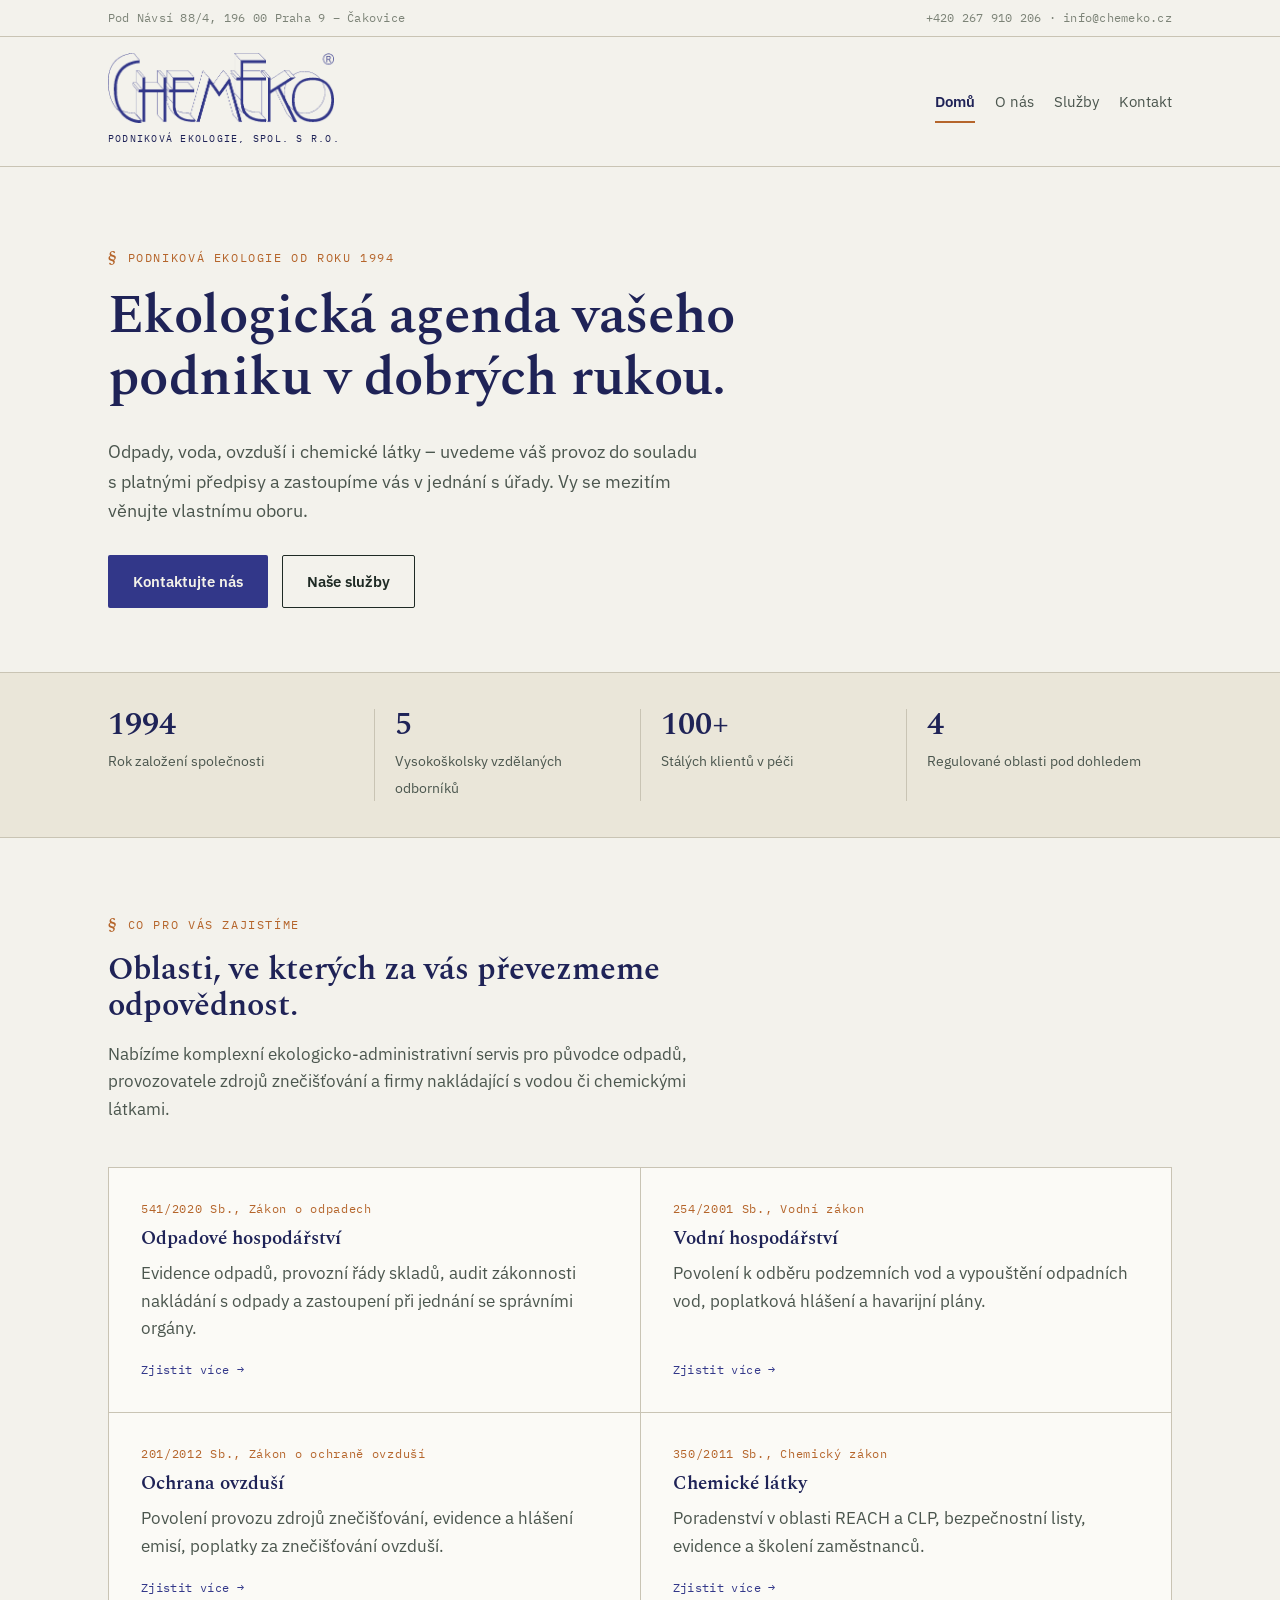
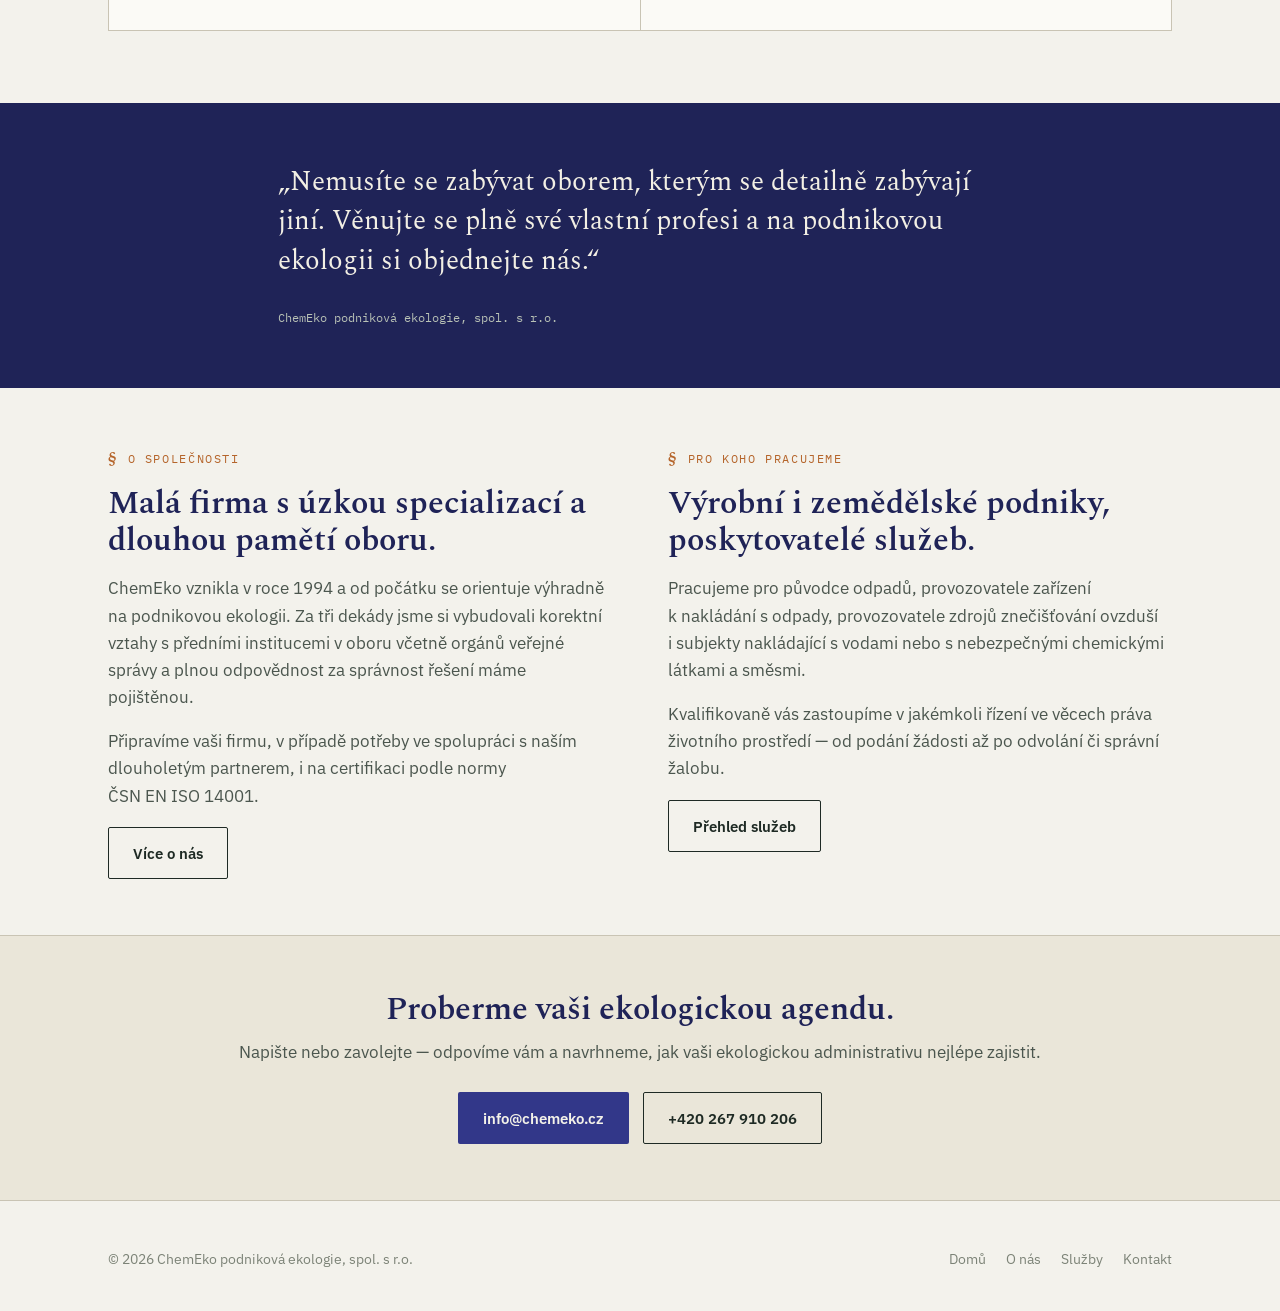
<file: index.html>
<!DOCTYPE html>
<html lang="cs">
<head>
<meta charset="UTF-8">
<meta name="viewport" content="width=device-width, initial-scale=1.0">
<title>ChemEko — podniková ekologie, spol. s r.o.</title>
<meta name="description" content="ChemEko podniková ekologie zajišťuje soulad podniků s předpisy v oblasti odpadového hospodářství, vodního hospodářství, ochrany ovzduší a nakládání s chemickými látkami. Praha, od roku 1994.">
<link rel="preconnect" href="https://fonts.googleapis.com">
<link rel="preconnect" href="https://fonts.gstatic.com" crossorigin>
<link href="https://fonts.googleapis.com/css2?family=Spectral:ital,wght@0,400;0,500;0,600;1,500&family=IBM+Plex+Sans:wght@400;500;600&family=IBM+Plex+Mono:wght@400;500&display=swap" rel="stylesheet">
<link rel="stylesheet" href="style.css">
</head>
<body>

<div class="topbar">
  <div class="wrap">
    <span>Pod Návsí 88/4, 196&nbsp;00 Praha 9 – Čakovice</span>
    <span><a href="tel:+420267910206">+420 267 910 206</a> · <a href="mailto:info@chemeko.cz">info@chemeko.cz</a></span>
  </div>
</div>

<header class="site">
  <div class="wrap">
    <a href="index.html" class="logo">
	  <img src="logo-mark.png" alt="ChemEko podniková ekologie, spol. s r.o.">
      <span class="tag">podniková ekologie, spol. s r.o.</span>
    </a>
	<input type="checkbox" id="nav-toggle" class="nav-toggle">  
    <label for="nav-toggle" class="nav-toggle-label" aria-label="Otevřít menu"><span></span><span></span><span></span></label>
    <nav class="main">
      <a href="index.html" class="active">Domů</a>
      <a href="o-nas.html">O nás</a>
      <a href="sluzby.html">Služby</a>
      <a href="kontakt.html">Kontakt</a>
    </nav>
  </div>
</header>

<section class="hero">
  <div class="wrap">
    <div class="hero-copy">
      <div class="eyebrow">Podniková ekologie od roku 1994</div>
      <h1>Ekologická agenda vašeho podniku v dobrých rukou.</h1>
      <p class="lede">Odpady, voda, ovzduší i chemické látky – uvedeme váš provoz do souladu s&nbsp;platnými předpisy a zastoupíme vás v jednání s úřady. Vy se mezitím věnujte vlastnímu oboru.</p>
      <div class="actions">
        <a href="kontakt.html" class="btn btn-primary">Kontaktujte nás</a>
        <a href="sluzby.html" class="btn btn-ghost">Naše služby</a>
      </div>
    </div>
  </div>
</section>

<div class="stats">
  <div class="wrap">
    <div class="stat">
      <span class="num">1994</span>
      <span class="label">Rok založení společnosti</span>
    </div>
    <div class="stat">
      <span class="num">5</span>
      <span class="label">Vysokoškolsky vzdělaných odborníků</span>
    </div>
    <div class="stat">
      <span class="num">100+</span>
      <span class="label">Stálých klientů v péči</span>
    </div>
    <div class="stat">
      <span class="num">4</span>
      <span class="label">Regulované oblasti pod dohledem</span>
    </div>
  </div>
</div>

<section>
  <div class="wrap">
    <div class="section-head">
      <div class="eyebrow">Co pro vás zajistíme</div>
      <h2>Oblasti, ve kterých za vás převezmeme odpovědnost.</h2>
      <p>Nabízíme komplexní ekologicko-administrativní servis pro původce odpadů, provozovatele zdrojů znečišťování a firmy nakládající s vodou či chemickými látkami.</p>
    </div>

    <div class="grid-4">
      <div class="service-card">
        <div class="ref">541/2020 Sb., Zákon o odpadech</div>
        <h3>Odpadové hospodářství</h3>
        <p>Evidence odpadů, provozní řády skladů, audit zákonnosti nakládání s odpady a zastoupení při jednání se správními orgány.</p>
        <a href="sluzby.html#odpady" class="more">Zjistit více →</a>
      </div>
      <div class="service-card">
        <div class="ref">254/2001 Sb., Vodní zákon</div>
        <h3>Vodní hospodářství</h3>
        <p>Povolení k odběru podzemních vod a vypouštění odpadních vod, poplatková hlášení a havarijní plány.</p>
        <a href="sluzby.html#voda" class="more">Zjistit více →</a>
      </div>
      <div class="service-card">
        <div class="ref">201/2012 Sb., Zákon o ochraně ovzduší</div>
        <h3>Ochrana ovzduší</h3>
        <p>Povolení provozu zdrojů znečišťování, evidence a hlášení emisí, poplatky za znečišťování ovzduší.</p>
        <a href="sluzby.html#ovzdusi" class="more">Zjistit více →</a>
      </div>
      <div class="service-card">
        <div class="ref">350/2011 Sb., Chemický zákon</div>
        <h3>Chemické látky</h3>
        <p>Poradenství v oblasti REACH a CLP, bezpečnostní listy, evidence a školení zaměstnanců.</p>
        <a href="sluzby.html#chemie" class="more">Zjistit více →</a>
      </div>
    </div>
  </div>
</section>

<div class="principle">
  <div class="wrap">
    <p>„Nemusíte se zabývat oborem, kterým se detailně zabývají jiní. Věnujte se plně své vlastní profesi a na podnikovou ekologii si objednejte nás.“</p>
    <div class="attrib">ChemEko podniková ekologie, spol. s r.o.</div>
  </div>
</div>

<section class="tight">
  <div class="wrap two-col">
    <div>
      <div class="eyebrow">O společnosti</div>
      <h2>Malá firma s úzkou specializací a dlouhou pamětí oboru.</h2>
      <p>ChemEko vznikla v roce 1994 a od počátku se orientuje výhradně na podnikovou ekologii. Za tři dekády jsme si vybudovali korektní vztahy s předními institucemi v oboru včetně orgánů veřejné správy a plnou odpovědnost za správnost řešení máme pojištěnou.</p>
      <p>Připravíme vaši firmu, v případě potřeby ve spolupráci s naším dlouholetým partnerem, i na certifikaci podle normy ČSN&nbsp;EN&nbsp;ISO&nbsp;14001.</p>
      <a href="o-nas.html" class="btn btn-ghost">Více o nás</a>
    </div>
    <div>
      <div class="eyebrow">Pro koho pracujeme</div>
      <h2>Výrobní i zemědělské podniky, poskytovatelé služeb.</h2>
      <p>Pracujeme pro původce odpadů, provozovatele zařízení k&nbsp;nakládání s odpady, provozovatele zdrojů znečišťování ovzduší i&nbsp;subjekty nakládající s vodami nebo s nebezpečnými chemickými látkami a směsmi.</p>
      <p>Kvalifikovaně vás zastoupíme v jakémkoli řízení ve věcech práva životního prostředí — od podání žádosti až po odvolání či správní žalobu.</p>
      <a href="sluzby.html" class="btn btn-ghost">Přehled služeb</a>
    </div>
  </div>
</section>

<div class="cta-band">
  <div class="wrap">
    <h2>Proberme vaši ekologickou agendu.</h2>
    <p>Napište nebo zavolejte — odpovíme vám a navrhneme, jak vaši ekologickou administrativu nejlépe zajistit.</p>
    <div class="actions">
      <a href="mailto:info@chemeko.cz" class="btn btn-primary">info@chemeko.cz</a>
      <a href="tel:+420267910206" class="btn btn-ghost">+420 267 910 206</a>
    </div>
  </div>
</div>

<footer class="site">
  <div class="wrap">
    <span>© <span id="year"></span> ChemEko podniková ekologie, spol. s r.o.</span>
    <nav>
      <a href="index.html">Domů</a>
      <a href="o-nas.html">O nás</a>
      <a href="sluzby.html">Služby</a>
      <a href="kontakt.html">Kontakt</a>
    </nav>
  </div>
</footer>

<script>document.getElementById('year').textContent = new Date().getFullYear();</script>
</body>
</html>
</file>
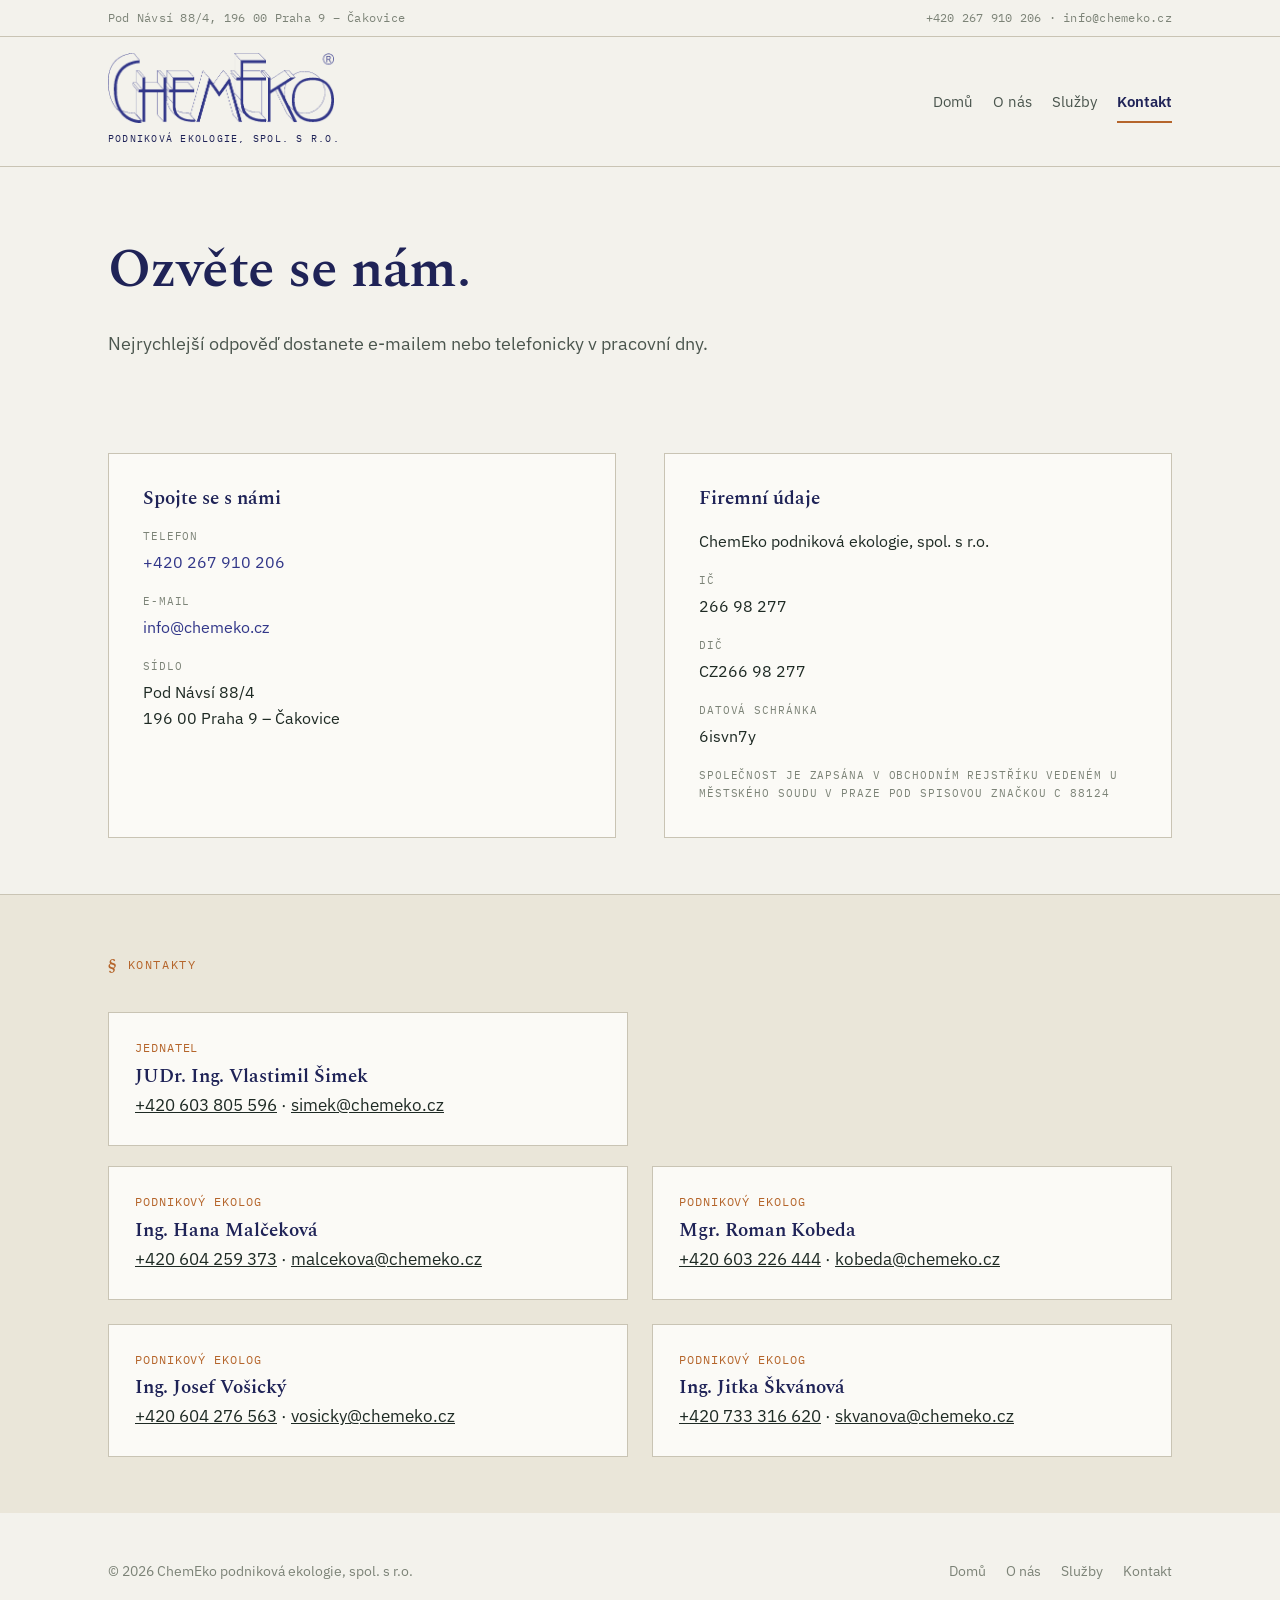
<file: kontakt.html>
<!DOCTYPE html>
<html lang="cs">
<head>
<meta charset="UTF-8">
<meta name="viewport" content="width=device-width, initial-scale=1.0">
<title>Kontakt — ChemEko podniková ekologie</title>
<meta name="description" content="Kontaktní a firemní údaje ChemEko podniková ekologie, spol. s r.o. — Praha 9, Čakovice.">
<link rel="preconnect" href="https://fonts.googleapis.com">
<link rel="preconnect" href="https://fonts.gstatic.com" crossorigin>
<link href="https://fonts.googleapis.com/css2?family=Spectral:ital,wght@0,400;0,500;0,600;1,500&family=IBM+Plex+Sans:wght@400;500;600&family=IBM+Plex+Mono:wght@400;500&display=swap" rel="stylesheet">
<link rel="stylesheet" href="style.css">
</head>
<body>

<div class="topbar">
  <div class="wrap">
    <span>Pod Návsí 88/4, 196&nbsp;00 Praha 9 – Čakovice</span>
    <span><a href="tel:+420267910206">+420 267 910 206</a> · <a href="mailto:info@chemeko.cz">info@chemeko.cz</a></span>
  </div>
</div>

<header class="site">
  <div class="wrap">
    <a href="index.html" class="logo">
	  <img src="logo-mark.png" alt="ChemEko podniková ekologie, spol. s r.o.">
      <span class="tag">podniková ekologie, spol. s r.o.</span>
    </a>
	<input type="checkbox" id="nav-toggle" class="nav-toggle">  
	<label for="nav-toggle" class="nav-toggle-label" aria-label="Otevřít menu"><span></span><span></span><span></span></label> 
    <nav class="main">
      <a href="index.html">Domů</a>
      <a href="o-nas.html">O nás</a>
      <a href="sluzby.html">Služby</a>
      <a href="kontakt.html" class="active">Kontakt</a>
    </nav>
  </div>
</header>

<section style="padding-bottom: 20px;">
  <div class="wrap">
    <h1>Ozvěte se nám.</h1>
    <p class="lede">Nejrychlejší odpověď dostanete e-mailem nebo telefonicky v pracovní dny.</p>
  </div>
</section>

<section class="tight">
  <div class="wrap contact-grid">

    <div class="contact-card">
      <h3 style="margin-bottom: 18px;">Spojte se s námi</h3>
      <dl>
        <dt>Telefon</dt>
        <dd><a href="tel:+420267910206">+420 267 910 206</a></dd>

        <dt>E-mail</dt>
        <dd><a href="mailto:info@chemeko.cz">info@chemeko.cz</a></dd>

        <dt>Sídlo</dt>
        <dd>Pod Návsí 88/4<br>196 00 Praha 9 – Čakovice</dd>
      </dl>
    </div>

    <div class="contact-card">
      <h3 style="margin-bottom: 18px;">Firemní údaje</h3>
      <dl>
        <dd>ChemEko podniková ekologie, spol. s r.o.</dd>

        <dt>IČ</dt>
        <dd>266 98 277</dd>

        <dt>DIČ</dt>
        <dd>CZ266 98 277</dd>
		
		<dt>Datová schránka</dt>
        <dd>6isvn7y</dd>

		<dt>Společnost je zapsána v obchodním rejstříku vedeném u Městského soudu v Praze pod spisovou značkou C 88124</dt>
      </dl>
    </div>

  </div>
</section>

<section class="tight" style="border-top: 1px solid var(--line); background: var(--bg-band);">
  <div class="wrap">
    <div class="eyebrow">Kontakty</div>
    <div class="people" style="margin-top: 20px;">
	  <div class="person" style="background: var(--card);">
        <span class="role">Jednatel</span>
        <h3>JUDr. Ing. Vlastimil Šimek</h3>
		<span><a href="tel:+420603805596">+420 603 805 596</a> · <a href="mailto:simek@chemeko.cz">simek@chemeko.cz</a></span>
	  </div>
	</div>
	
	<div class="people" style="margin-top: 20px;">
	  <div class="person" style="background: var(--card);">
        <span class="role">Podnikový ekolog</span>
        <h3>Ing. Hana Malčeková</h3>
		<span><a href="tel:+420604259373">+420 604 259 373</a> · <a href="mailto:malcekova@chemeko.cz">malcekova@chemeko.cz</a></span>
      </div>
	  <div class="person" style="background: var(--card);">
        <span class="role">Podnikový ekolog</span>
        <h3>Mgr. Roman Kobeda</h3>
		<span><a href="tel:+420603226444">+420 603 226 444</a> · <a href="mailto:kobeda@chemeko.cz">kobeda@chemeko.cz</a></span>
      </div>
	  <div class="person" style="background: var(--card);">
        <span class="role">Podnikový ekolog</span>
        <h3>Ing. Josef Vošický</h3>
		<span><a href="tel:+420604276563">+420 604 276 563</a> · <a href="mailto:vosicky@chemeko.cz">vosicky@chemeko.cz</a></span>
      </div>
	  <div class="person" style="background: var(--card);">
        <span class="role">Podnikový ekolog</span>
        <h3>Ing. Jitka Škvánová</h3>
		<span><a href="tel:+420733316620">+420 733 316 620</a> · <a href="mailto:skvanova@chemeko.cz">skvanova@chemeko.cz</a></span>
      </div>
	</div>
  </div>
</section>

<footer class="site">
  <div class="wrap">
    <span>© <span id="year"></span> ChemEko podniková ekologie, spol. s r.o.</span>
    <nav>
      <a href="index.html">Domů</a>
      <a href="o-nas.html">O nás</a>
      <a href="sluzby.html">Služby</a>
      <a href="kontakt.html">Kontakt</a>
    </nav>
  </div>
</footer>

<script>document.getElementById('year').textContent = new Date().getFullYear();</script>
</body>
</html>
</file>
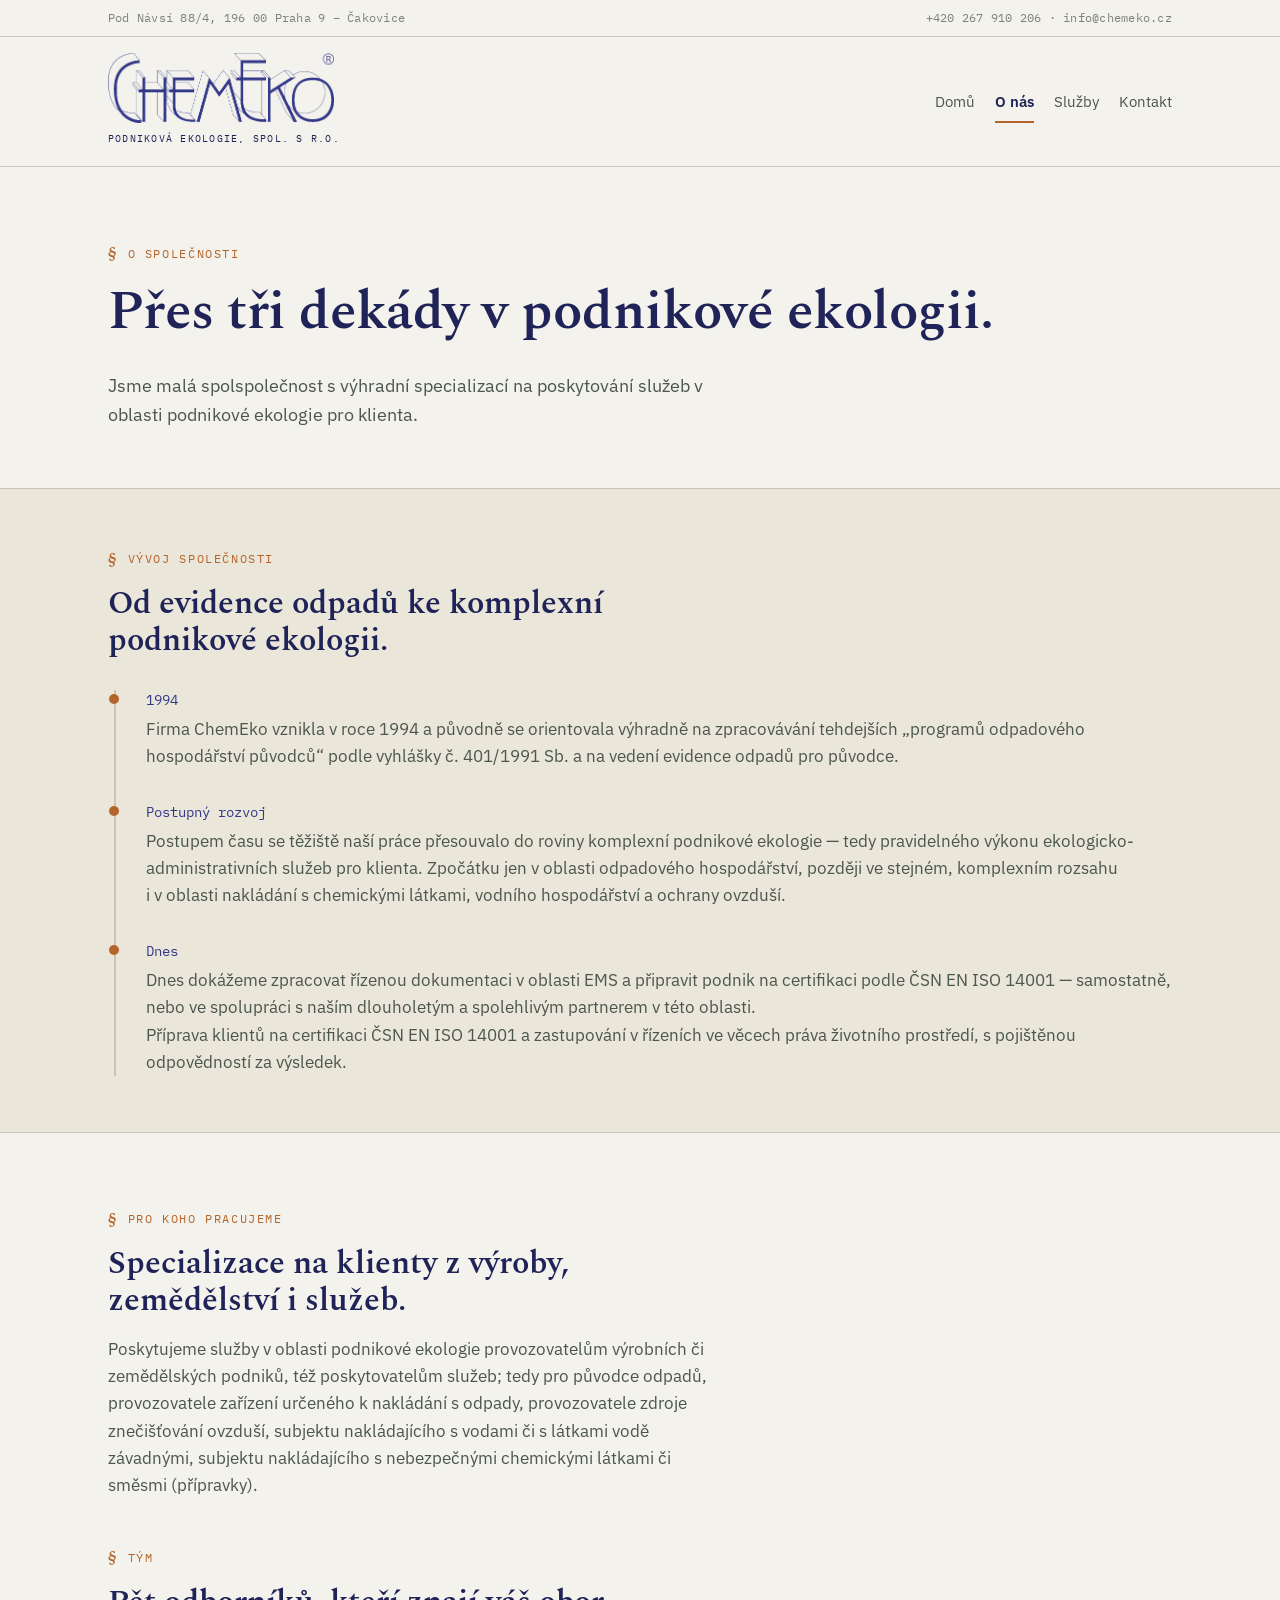
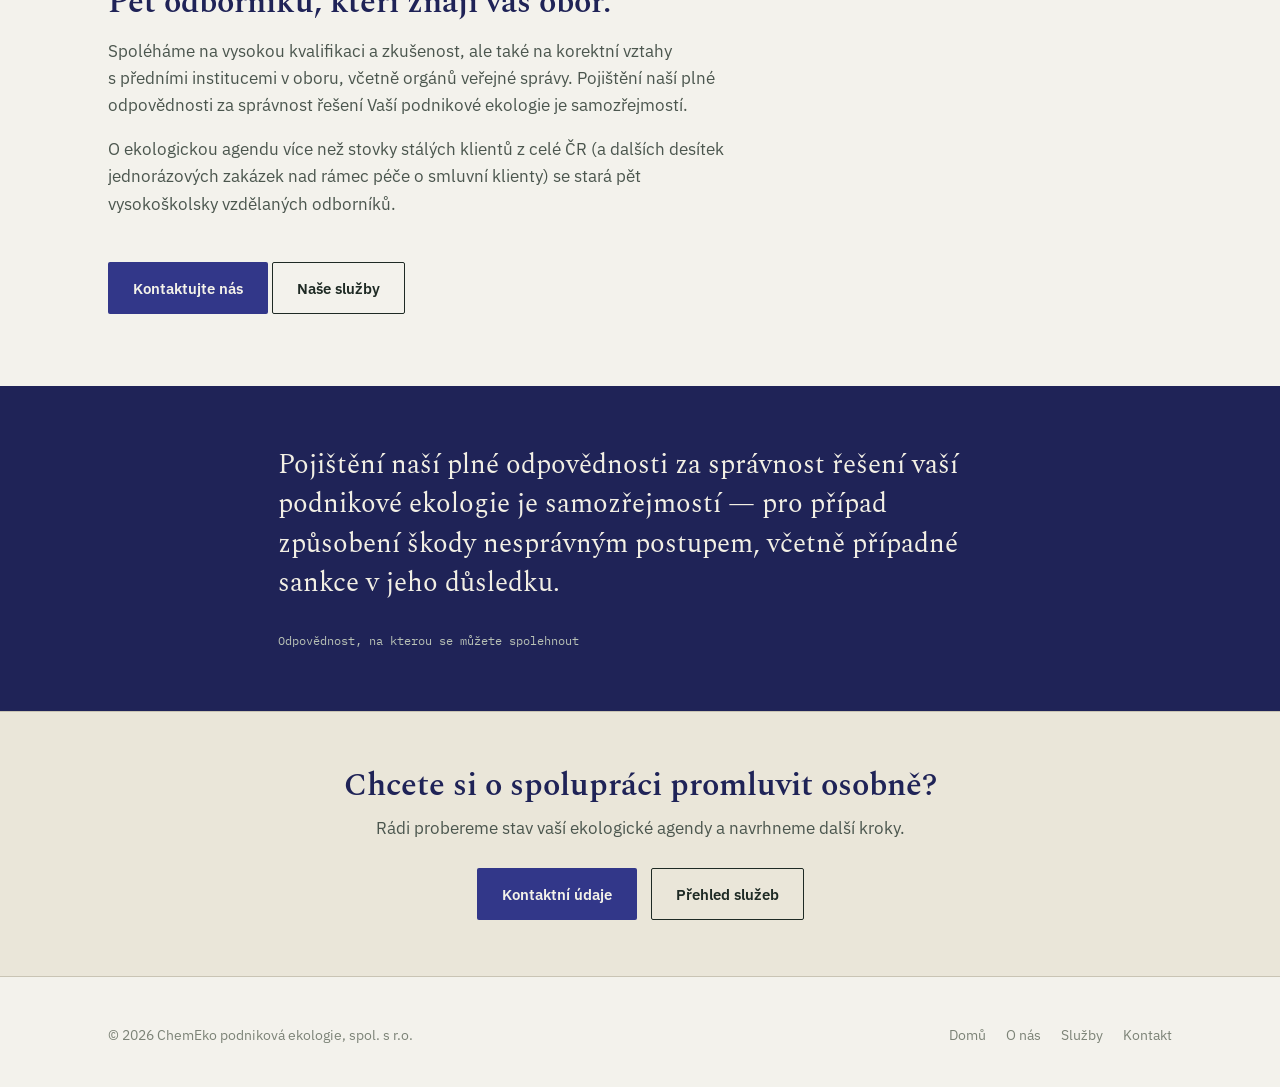
<file: o-nas.html>
<!DOCTYPE html>
<html lang="cs">
<head>
<meta charset="UTF-8">
<meta name="viewport" content="width=device-width, initial-scale=1.0">
<title>O nás — ChemEko podniková ekologie</title>
<meta name="description" content="ChemEko podniková ekologie — historie firmy od roku 1994, tým odborníků a přístup k ekologicko-administrativním službám pro podniky.">
<link rel="preconnect" href="https://fonts.googleapis.com">
<link rel="preconnect" href="https://fonts.gstatic.com" crossorigin>
<link href="https://fonts.googleapis.com/css2?family=Spectral:ital,wght@0,400;0,500;0,600;1,500&family=IBM+Plex+Sans:wght@400;500;600&family=IBM+Plex+Mono:wght@400;500&display=swap" rel="stylesheet">
<link rel="stylesheet" href="style.css">
</head>
<body>

<div class="topbar">
  <div class="wrap">
    <span>Pod Návsí 88/4, 196&nbsp;00 Praha 9 – Čakovice</span>
    <span><a href="tel:+420267910206">+420 267 910 206</a> · <a href="mailto:info@chemeko.cz">info@chemeko.cz</a></span>
  </div>
</div>

<header class="site">
  <div class="wrap">
    <a href="index.html" class="logo">
	  <img src="logo-mark.png" alt="ChemEko podniková ekologie, spol. s r.o.">
      <span class="tag">podniková ekologie, spol. s r.o.</span>
    </a>
	<input type="checkbox" id="nav-toggle" class="nav-toggle">  
	<label for="nav-toggle" class="nav-toggle-label" aria-label="Otevřít menu"><span></span><span></span><span></span></label>  
   	<nav class="main">
      <a href="index.html">Domů</a>
      <a href="o-nas.html" class="active">O nás</a>
      <a href="sluzby.html">Služby</a>
      <a href="kontakt.html">Kontakt</a>
    </nav>
  </div>
</header>

<section style="padding-bottom: 40px;">
  <div class="wrap">
    <div class="eyebrow">O společnosti</div>
    <h1>Přes tři dekády v podnikové ekologii.</h1>
    <p class="lede">Jsme malá spolspolečnost s výhradní specializací na poskytování služeb v oblasti podnikové ekologie pro klienta.</p>
  </div>
</section>

<section class="tight" style="border-top: 1px solid var(--line); border-bottom: 1px solid var(--line); background: var(--bg-band);">
  <div class="wrap">
    <div class="section-head" style="margin-bottom: 30px;">
      <div class="eyebrow">Vývoj společnosti</div>
      <h2>Od evidence odpadů ke komplexní podnikové ekologii.</h2>
    </div>
    <div class="timeline">
      <div class="point">
        <span class="year">1994</span>
        <p style="margin:0;">Firma ChemEko vznikla v roce 1994 a původně se orientovala výhradně na zpracovávání tehdejších „programů odpadového hospodářství původců“ podle vyhlášky č. 401/1991 Sb. a na vedení evidence odpadů pro původce.</p>
      </div>
      <div class="point">
        <span class="year">Postupný rozvoj</span>
        <p style="margin:0;">Postupem času se těžiště naší práce přesouvalo do roviny komplexní podnikové ekologie — tedy pravidelného výkonu ekologicko-administrativních služeb pro klienta. Zpočátku jen v oblasti odpadového hospodářství, později ve stejném, komplexním rozsahu i&nbsp;v&nbsp;oblasti nakládání s chemickými látkami, vodního hospodářství a ochrany ovzduší.</p>
      </div>
      <div class="point">
        <span class="year">Dnes</span>
		<p style="margin:0;">Dnes dokážeme zpracovat řízenou dokumentaci v oblasti EMS a připravit podnik na certifikaci podle ČSN EN ISO 14001 — samostatně, nebo ve spolupráci s naším dlouholetým a spolehlivým partnerem v této oblasti.</p>
        <p style="margin:0;">Příprava klientů na certifikaci ČSN EN ISO 14001 a zastupování v řízeních ve věcech práva životního prostředí, s pojištěnou odpovědností za výsledek.</p>
      </div>
    </div>
  </div>
</section>

<section>
  <div class="wrap">
    <div class="section-head">
      <div class="eyebrow">Pro koho pracujeme</div>
      <h2>Specializace na klienty z výroby, zemědělství i služeb.</h2>
      <p>Poskytujeme služby v oblasti podnikové ekologie provozovatelům výrobních či zemědělských podniků, též poskytovatelům služeb; tedy pro původce odpadů, provozovatele zařízení určeného k nakládání s odpady, provozovatele zdroje znečišťování ovzduší, subjektu nakládajícího s vodami či s látkami vodě závadnými, subjektu nakládajícího s nebezpečnými chemickými látkami či směsmi (přípravky).</p>
    </div>

    <div class="section-head">
      <div class="eyebrow">Tým</div>
      <h2>Pět odborníků, kteří znají váš obor.</h2>
      <p>Spoléháme na vysokou kvalifikaci a zkušenost, ale také na korektní vztahy s&nbsp;předními institucemi v oboru, včetně orgánů veřejné správy. Pojištění naší plné odpovědnosti za správnost řešení Vaší podnikové ekologie je samozřejmostí.</p>
	  <p>O ekologickou agendu více než stovky stálých klientů z celé ČR (a dalších desítek jednorázových zakázek nad rámec péče o smluvní klienty) se stará pět vysokoškolsky vzdělaných odborníků.</p>
    </div>

    <div class="actions">
        <a href="kontakt.html" class="btn btn-primary">Kontaktujte nás</a>
        <a href="sluzby.html" class="btn btn-ghost">Naše služby</a>
    </div>
  </div>
</section>

<div class="principle">
  <div class="wrap">
    <p>Pojištění naší plné odpovědnosti za správnost řešení vaší podnikové ekologie je samozřejmostí — pro případ způsobení škody nesprávným postupem, včetně případné sankce v jeho důsledku.</p>
    <div class="attrib">Odpovědnost, na kterou se můžete spolehnout</div>
  </div>
</div>

<div class="cta-band">
  <div class="wrap">
    <h2>Chcete si o spolupráci promluvit osobně?</h2>
    <p>Rádi probereme stav vaší ekologické agendy a navrhneme další kroky.</p>
    <div class="actions">
      <a href="kontakt.html" class="btn btn-primary">Kontaktní údaje</a>
      <a href="sluzby.html" class="btn btn-ghost">Přehled služeb</a>
    </div>
  </div>
</div>

<footer class="site">
  <div class="wrap">
    <span>© <span id="year"></span> ChemEko podniková ekologie, spol. s r.o.</span>
    <nav>
      <a href="index.html">Domů</a>
      <a href="o-nas.html">O nás</a>
      <a href="sluzby.html">Služby</a>
      <a href="kontakt.html">Kontakt</a>
    </nav>
  </div>
</footer>

<script>document.getElementById('year').textContent = new Date().getFullYear();</script>
</body>
</html>
</file>
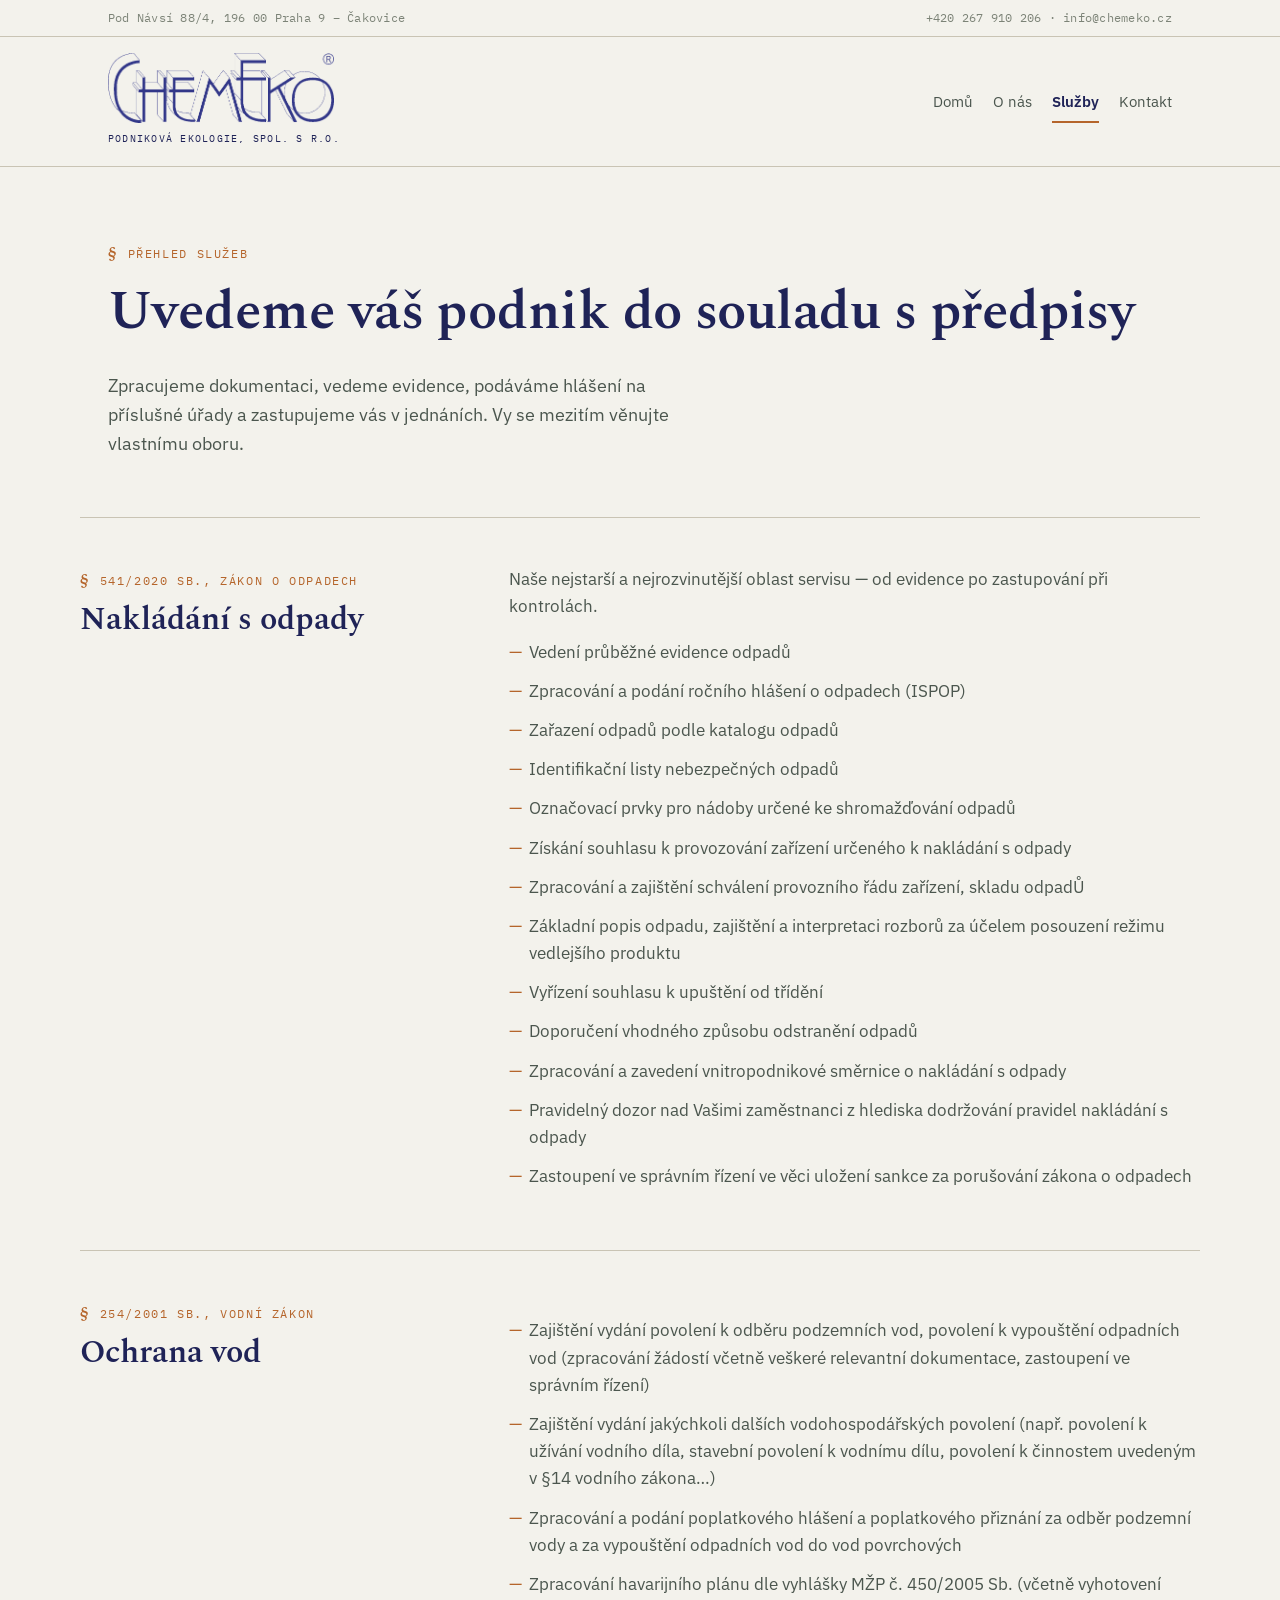
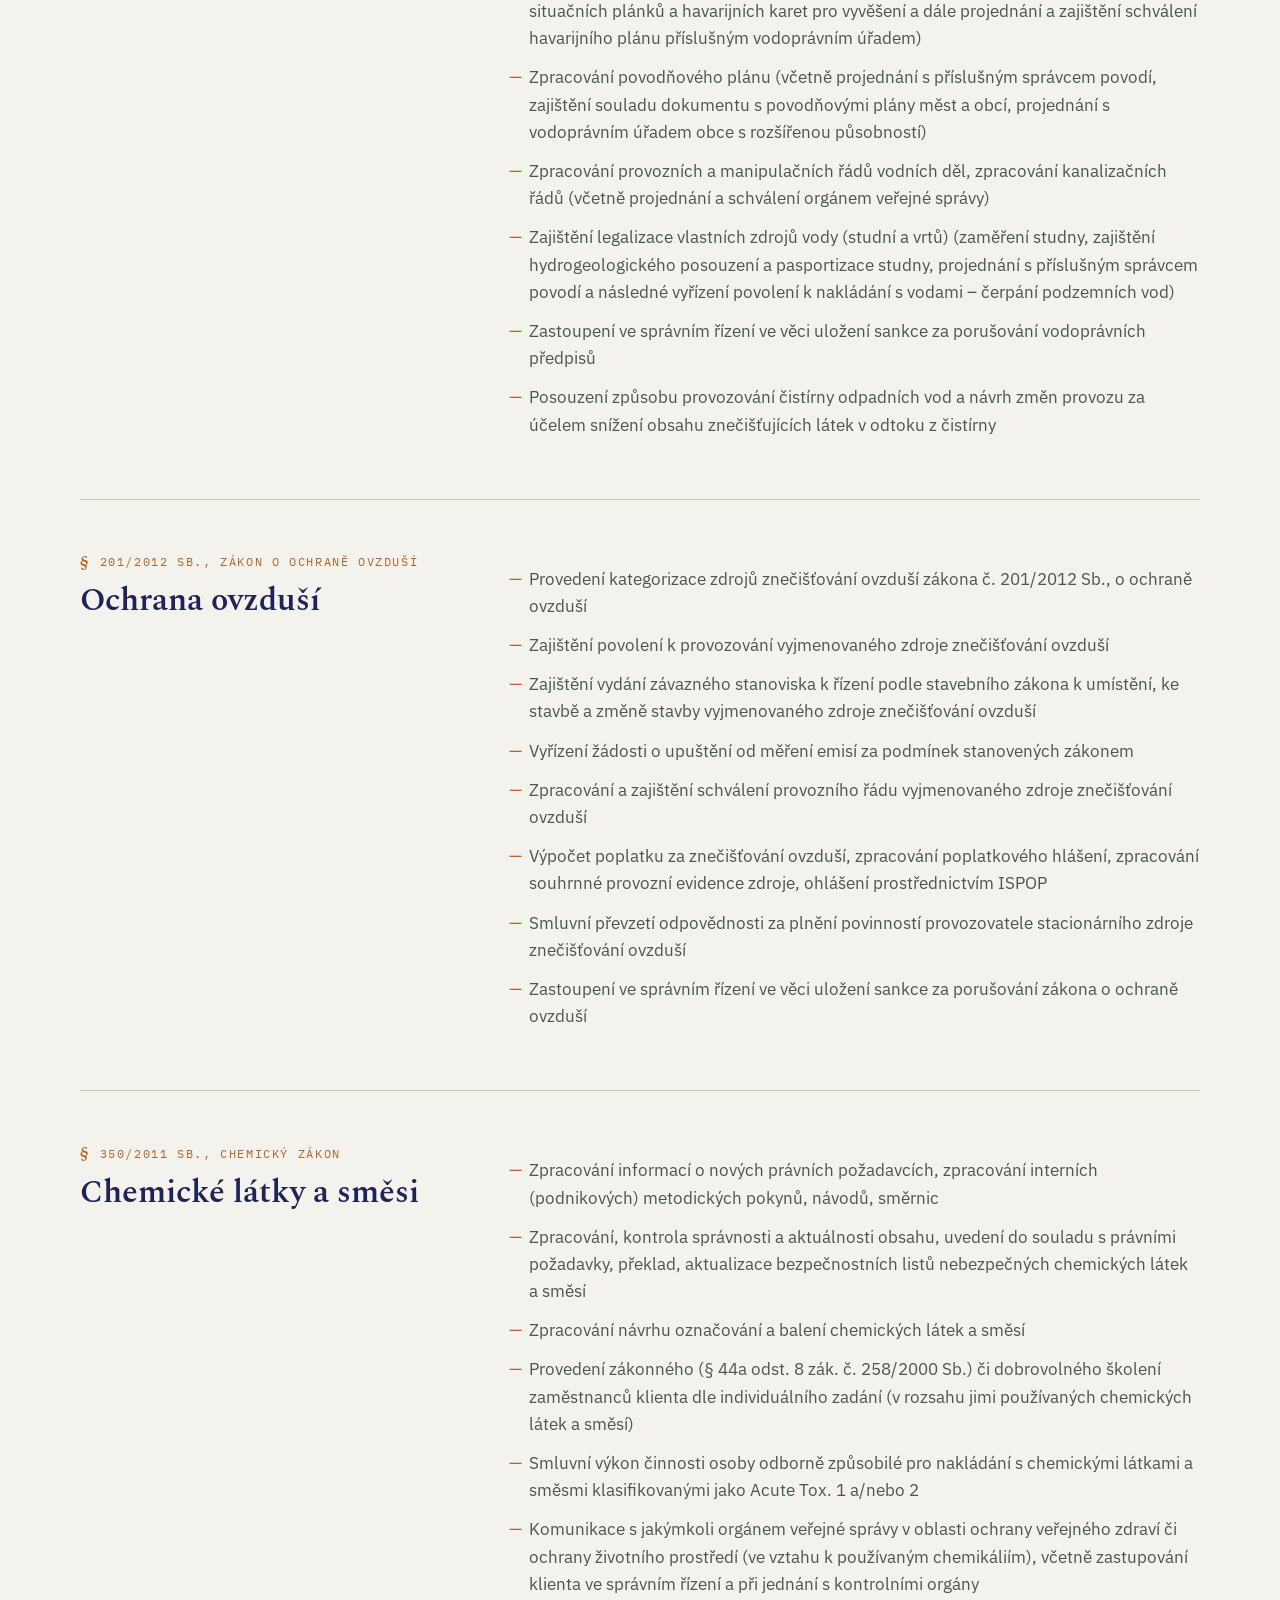
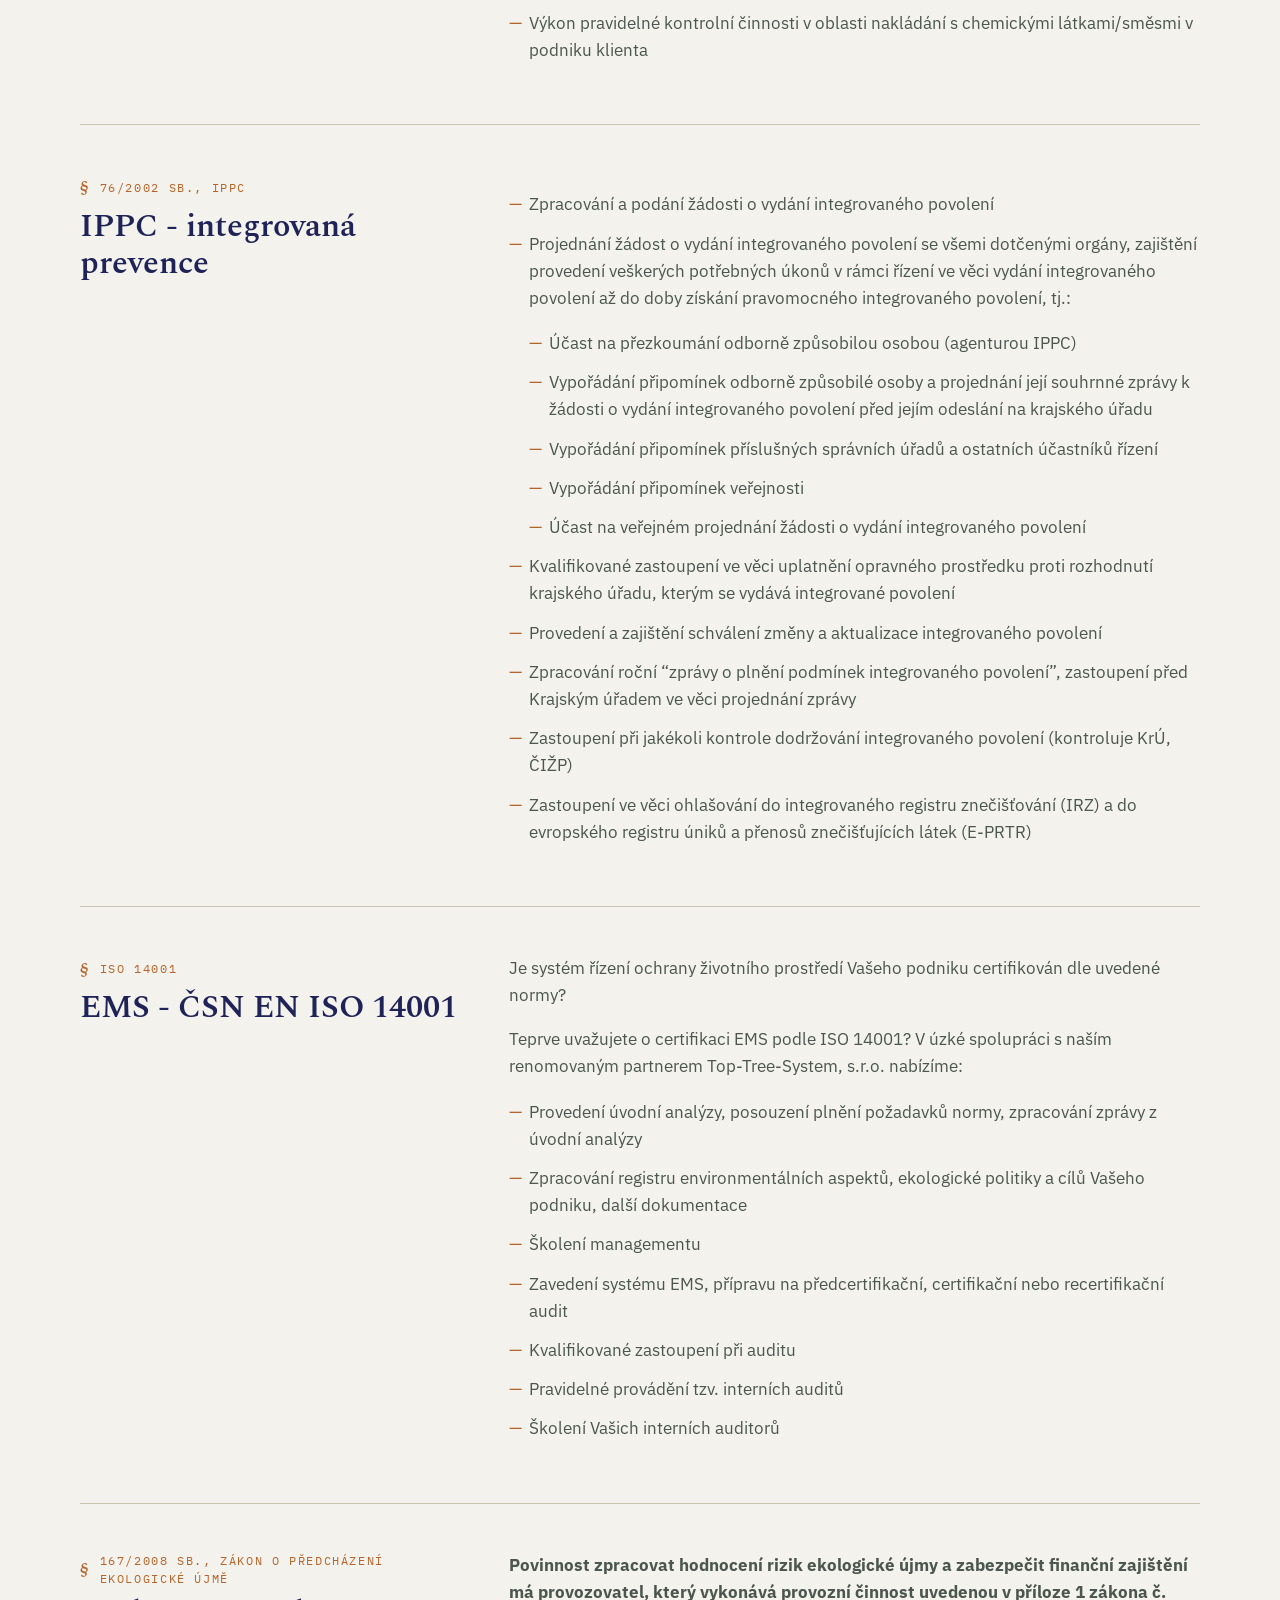
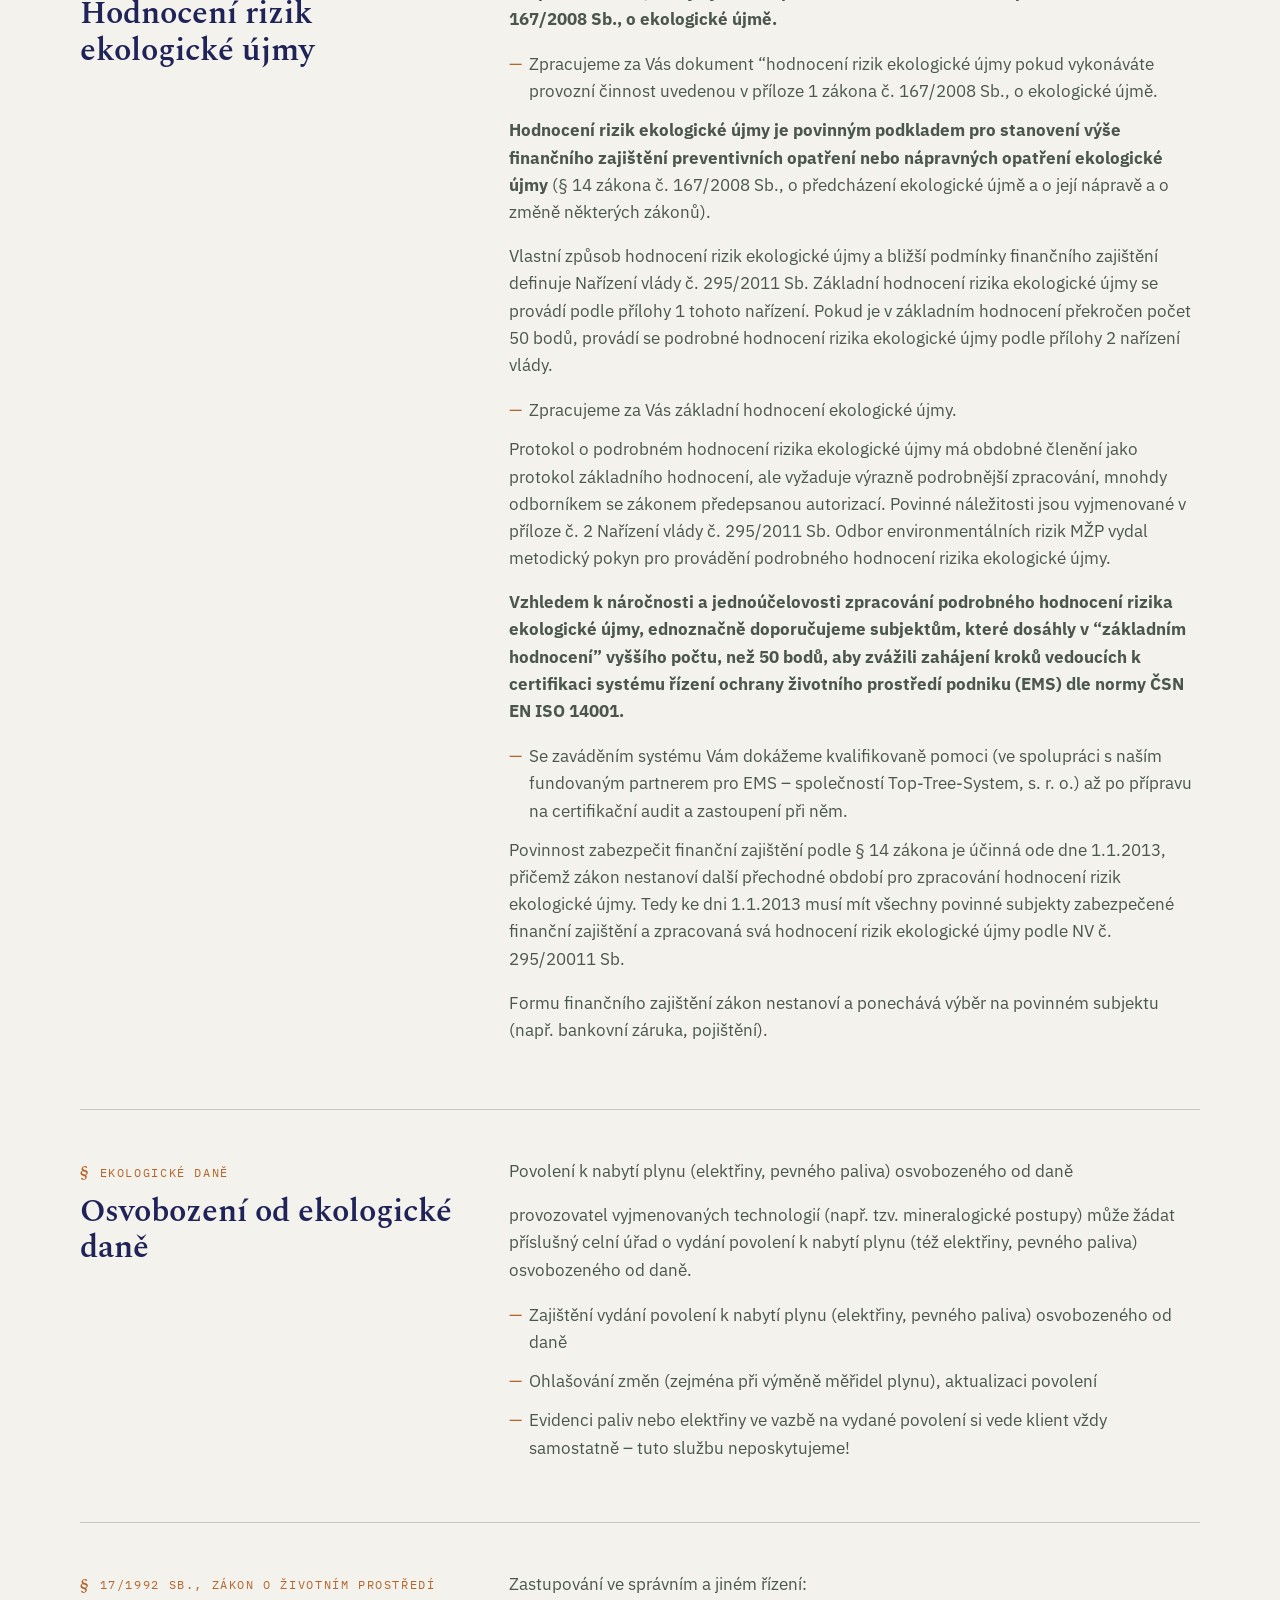
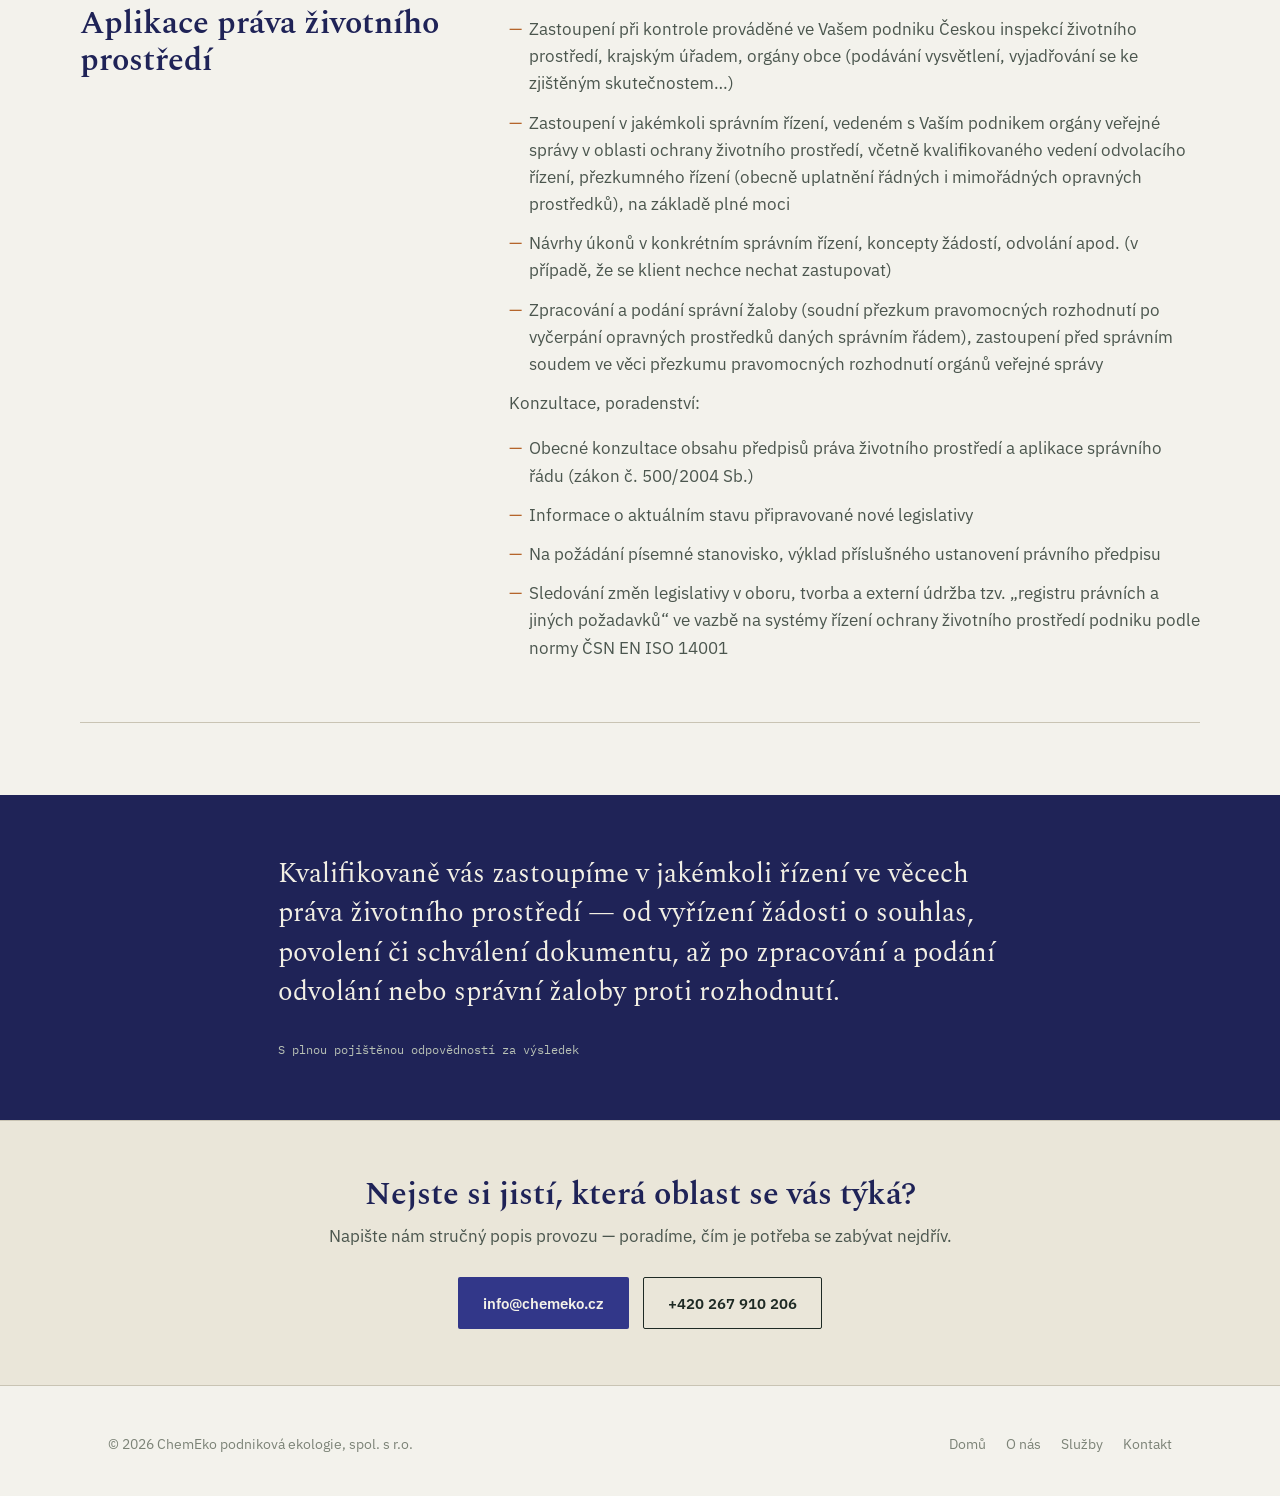
<file: sluzby.html>
<!DOCTYPE html>
<html lang="cs">
<head>
<meta charset="UTF-8">
<meta name="viewport" content="width=device-width, initial-scale=1.0">
<title>Služby — ChemEko podniková ekologie</title>
<meta name="description" content="Odpadové hospodářství, vodní hospodářství, ochrana ovzduší a nakládání s chemickými látkami — přehled služeb ChemEko podniková ekologie.">
<link rel="preconnect" href="https://fonts.googleapis.com">
<link rel="preconnect" href="https://fonts.gstatic.com" crossorigin>
<link href="https://fonts.googleapis.com/css2?family=Spectral:ital,wght@0,400;0,500;0,600;1,500&family=IBM+Plex+Sans:wght@400;500;600&family=IBM+Plex+Mono:wght@400;500&display=swap" rel="stylesheet">
<link rel="stylesheet" href="style.css">
</head>
<body>

<div class="topbar">
  <div class="wrap">
    <span>Pod Návsí 88/4, 196&nbsp;00 Praha 9 – Čakovice</span>
    <span><a href="tel:+420267910206">+420 267 910 206</a> · <a href="mailto:info@chemeko.cz">info@chemeko.cz</a></span>
  </div>
</div>

<header class="site">
  <div class="wrap">
    <a href="index.html" class="logo">
	  <img src="logo-mark.png" alt="ChemEko podniková ekologie, spol. s r.o.">
      <span class="tag">podniková ekologie, spol. s r.o.</span>
    </a>
	<input type="checkbox" id="nav-toggle" class="nav-toggle">  
	<label for="nav-toggle" class="nav-toggle-label" aria-label="Otevřít menu"><span></span><span></span><span></span></label>  
    <nav class="main">
      <a href="index.html">Domů</a>
      <a href="o-nas.html">O nás</a>
      <a href="sluzby.html" class="active">Služby</a>
      <a href="kontakt.html">Kontakt</a>
    </nav>
  </div>
</header>

<section style="padding-bottom: 20px;">
  <div class="wrap">
    <div class="eyebrow">Přehled služeb</div>
    <h1>Uvedeme váš podnik do souladu s předpisy</h1>
    <p class="lede">Zpracujeme dokumentaci, vedeme evidence, podáváme hlášení na příslušné úřady a zastupujeme vás v jednáních. Vy se mezitím věnujte vlastnímu oboru.</p>
  </div>
</section>

<section style="padding-top: 20px;">
  <div class="wrap" style="padding: 0;">

    <article class="article-block" id="odpady">
      <div class="side">
        <div class="eyebrow" style="margin-bottom:8px;">541/2020 Sb., Zákon o odpadech</div>
        <h2>Nakládání s odpady</h2>
      </div>
      <div>
        <p>Naše nejstarší a nejrozvinutější oblast servisu — od evidence po zastupování při kontrolách.</p>
        <ul>
			<li>Vedení průběžné evidence odpadů</li>
			<li>Zpracování a podání ročního hlášení o odpadech (ISPOP)</li>
			<li>Zařazení odpadů podle katalogu odpadů</li>
			<li>Identifikační listy nebezpečných odpadů</li>
			<li>Označovací prvky pro nádoby určené ke shromažďování odpadů</li>
			<li>Získání souhlasu k provozování zařízení určeného k nakládání s odpady</li>
			<li>Zpracování a zajištění schválení provozního řádu zařízení, skladu odpadŮ</li>
			<li>Základní popis odpadu, zajištění a interpretaci rozborů za účelem posouzení režimu vedlejšího produktu</li>
			<li>Vyřízení souhlasu k upuštění od třídění</li>
			<li>Doporučení vhodného způsobu odstranění odpadů</li>
			<li>Zpracování a zavedení vnitropodnikové směrnice o nakládání s odpady</li>
			<li>Pravidelný dozor nad Vašimi zaměstnanci z hlediska dodržování pravidel nakládání s odpady</li>
			<li>Zastoupení ve správním řízení ve věci uložení sankce za porušování zákona o odpadech</li>
        </ul>
      </div>
    </article>

    <article class="article-block" id="voda">
      <div class="side">
        <div class="eyebrow" style="margin-bottom:8px;">254/2001 Sb., Vodní zákon</div>
        <h2>Ochrana vod</h2>
      </div>
      <div>
        <ul>
			<li>Zajištění vydání povolení k odběru podzemních vod, povolení k vypouštění odpadních vod (zpracování žádostí včetně veškeré relevantní dokumentace, zastoupení ve správním řízení)</li>
			<li>Zajištění vydání jakýchkoli dalších vodohospodářských povolení (např. povolení k užívání vodního díla, stavební povolení k vodnímu dílu, povolení k činnostem uvedeným v §14 vodního zákona…)</li>
			<li>Zpracování a podání poplatkového hlášení a poplatkového přiznání za odběr podzemní vody a za vypouštění odpadních vod do vod povrchových</li>
			<li>Zpracování havarijního plánu dle vyhlášky MŽP č. 450/2005 Sb. (včetně vyhotovení situačních plánků a havarijních karet pro vyvěšení a dále projednání a zajištění schválení havarijního plánu příslušným vodoprávním úřadem)</li>
			<li>Zpracování povodňového plánu (včetně projednání s příslušným správcem povodí, zajištění souladu dokumentu s povodňovými plány měst a obcí, projednání s vodoprávním úřadem obce s rozšířenou působností)</li>
			<li>Zpracování provozních a manipulačních řádů vodních děl, zpracování kanalizačních řádů (včetně projednání a schválení orgánem veřejné správy)</li>
			<li>Zajištění legalizace vlastních zdrojů vody (studní a vrtů) (zaměření studny, zajištění hydrogeologického posouzení a pasportizace studny, projednání s příslušným správcem povodí a následné vyřízení povolení k nakládání s vodami – čerpání podzemních vod)</li>
			<li>Zastoupení ve správním řízení ve věci uložení sankce za porušování vodoprávních předpisů</li>
			<li>Posouzení způsobu provozování čistírny odpadních vod a návrh změn provozu za účelem snížení obsahu znečišťujících látek v odtoku z čistírny</li>
        </ul>
      </div>
    </article>

    <article class="article-block" id="ovzdusi">
      <div class="side">
        <div class="eyebrow" style="margin-bottom:8px;">201/2012 Sb., Zákon o ochraně ovzduší</div>
        <h2>Ochrana ovzduší</h2>
      </div>
      <div>
        <ul>
			<li>Provedení kategorizace zdrojů znečišťování ovzduší zákona č. 201/2012 Sb., o ochraně ovzduší</li>
			<li>Zajištění povolení k provozování vyjmenovaného zdroje znečišťování ovzduší</li>
			<li>Zajištění vydání závazného stanoviska k řízení podle stavebního zákona k umístění, ke stavbě a změně stavby vyjmenovaného zdroje znečišťování ovzduší</li>
			<li>Vyřízení žádosti o upuštění od měření emisí za podmínek stanovených zákonem</li>
			<li>Zpracování a zajištění schválení provozního řádu vyjmenovaného zdroje znečišťování ovzduší</li>
			<li>Výpočet poplatku za znečišťování ovzduší, zpracování poplatkového hlášení, zpracování souhrnné provozní evidence zdroje, ohlášení prostřednictvím ISPOP</li>
			<li>Smluvní převzetí odpovědnosti za plnění povinností provozovatele stacionárního zdroje znečišťování ovzduší</li>
			<li>Zastoupení ve správním řízení ve věci uložení sankce za porušování zákona o ochraně ovzduší</li>
        </ul>
      </div>
    </article>

    <article class="article-block" id="chemie">
      <div class="side">
        <div class="eyebrow" style="margin-bottom:8px;">350/2011 Sb., Chemický zákon</div>
        <h2>Chemické látky a směsi</h2>
      </div>
      <div>
        <ul>
			<li>Zpracování informací o nových právních požadavcích, zpracování interních (podnikových) metodických pokynů, návodů, směrnic</li>
			<li>Zpracování, kontrola správnosti a aktuálnosti obsahu, uvedení do souladu s právními požadavky, překlad, aktualizace bezpečnostních listů nebezpečných chemických látek a směsí</li>
			<li>Zpracování návrhu označování a balení chemických látek a směsí</li>
			<li>Provedení zákonného (§ 44a odst. 8 zák. č. 258/2000 Sb.) či dobrovolného školení zaměstnanců klienta dle individuálního zadání (v rozsahu jimi používaných chemických látek a směsí)</li>
			<li>Smluvní výkon činnosti osoby odborně způsobilé pro nakládání s chemickými látkami a směsmi klasifikovanými jako Acute Tox. 1 a/nebo 2</li>
			<li>Komunikace s jakýmkoli orgánem veřejné správy v oblasti ochrany veřejného zdraví či ochrany životního prostředí (ve vztahu k používaným chemikáliím), včetně zastupování klienta ve správním řízení a při jednání s kontrolními orgány</li>
			<li>Výkon pravidelné kontrolní činnosti v oblasti nakládání s chemickými látkami/směsmi v podniku klienta</li>
        </ul>
      </div>
    </article>

    <article class="article-block" id="ippc">
      <div class="side">
        <div class="eyebrow" style="margin-bottom:8px;">76/2002 Sb., IPPC</div>
        <h2>IPPC - integrovaná prevence</h2>
      </div>
      <div>
        <ul>
			<li>Zpracování a podání žádosti o vydání integrovaného povolení</li>
			<li>Projednání žádost o vydání integrovaného povolení se všemi dotčenými orgány, zajištění provedení veškerých potřebných úkonů v rámci řízení ve věci vydání integrovaného povolení až do doby získání pravomocného integrovaného povolení, tj.:
				<ul>
				<li>Účast na přezkoumání odborně způsobilou osobou (agenturou IPPC)</li>
				<li>Vypořádání připomínek odborně způsobilé osoby a projednání její souhrnné zprávy k žádosti o vydání integrovaného povolení před jejím odeslání na krajského úřadu</li>
				<li>Vypořádání připomínek příslušných správních úřadů a ostatních účastníků řízení</li>
				<li>Vypořádání připomínek veřejnosti</li>
				<li>Účast na veřejném projednání žádosti o vydání integrovaného povolení</li>
				</ul></li>
			<li>Kvalifikované zastoupení ve věci uplatnění opravného prostředku proti rozhodnutí krajského úřadu, kterým se vydává integrované povolení</li>
			<li>Provedení a zajištění schválení změny a aktualizace integrovaného povolení</li>
			<li>Zpracování roční “zprávy o plnění podmínek integrovaného povolení”, zastoupení před Krajským úřadem ve věci projednání zprávy</li>
			<li>Zastoupení při jakékoli kontrole dodržování integrovaného povolení (kontroluje KrÚ, ČIŽP)</li>
			<li>Zastoupení ve věci ohlašování do integrovaného registru znečišťování (IRZ) a do evropského registru úniků a přenosů znečišťujících látek (E-PRTR)</li>
        </ul>
      </div>
    </article>
	
	<article class="article-block" id="ems">
      <div class="side">
        <div class="eyebrow" style="margin-bottom:8px;">ISO 14001</div>
        <h2>EMS - ČSN EN ISO 14001</h2>
      </div>
      <div>
			<p>Je systém řízení ochrany životního prostředí Vašeho podniku certifikován dle uvedené normy?</p>
			<p>Teprve uvažujete o certifikaci EMS podle ISO 14001? V úzké spolupráci s naším renomovaným partnerem Top-Tree-System, s.r.o. nabízíme:</p>
        <ul>
			<li>Provedení úvodní analýzy, posouzení plnění požadavků normy, zpracování zprávy z úvodní analýzy</li>
			<li>Zpracování registru environmentálních aspektů, ekologické politiky a cílů Vašeho podniku, další dokumentace</li>
			<li>Školení managementu</li>
			<li>Zavedení systému EMS, přípravu na předcertifikační, certifikační nebo recertifikační audit</li>
			<li>Kvalifikované zastoupení při auditu</li>
			<li>Pravidelné provádění tzv. interních auditů</li>
			<li>Školení Vašich interních auditorů</li>
        </ul>
      </div>
    </article>

	<article class="article-block" id="rizika">
      <div class="side">
        <div class="eyebrow" style="margin-bottom:8px;">167/2008 Sb., Zákon o předcházení ekologické újmě</div>
        <h2>Hodnocení rizik ekologické újmy</h2>
      </div>
      <div>
		<p><b>Povinnost zpracovat hodnocení rizik ekologické újmy a zabezpečit finanční zajištění má provozovatel, který vykonává provozní činnost uvedenou v příloze 1 zákona č. 167/2008 Sb., o ekologické újmě.</b></p>
		<ul><li>Zpracujeme za Vás dokument “hodnocení rizik ekologické újmy pokud vykonáváte provozní činnost uvedenou v příloze 1 zákona č. 167/2008 Sb., o ekologické újmě.</li></ul>
		<p><b>Hodnocení rizik ekologické újmy je povinným podkladem pro stanovení výše finančního zajištění preventivních opatření nebo nápravných opatření ekologické újmy</b> (§ 14 zákona č. 167/2008 Sb., o předcházení ekologické újmě a o její nápravě a o změně některých zákonů).</p>
		<p>Vlastní způsob hodnocení rizik ekologické újmy a bližší podmínky finančního zajištění definuje Nařízení vlády č. 295/2011 Sb. Základní hodnocení rizika ekologické újmy se provádí podle přílohy 1 tohoto nařízení. Pokud je v základním hodnocení překročen počet 50 bodů, provádí se podrobné hodnocení rizika ekologické újmy podle přílohy 2 nařízení vlády.</p>
		<ul><li>Zpracujeme za Vás základní hodnocení ekologické újmy.</li></ul>
		<p>Protokol o podrobném hodnocení rizika ekologické újmy má obdobné členění jako protokol základního hodnocení, ale vyžaduje výrazně podrobnější zpracování, mnohdy odborníkem se zákonem předepsanou autorizací. Povinné náležitosti jsou vyjmenované v příloze č. 2 Nařízení vlády č. 295/2011 Sb. Odbor environmentálních rizik MŽP vydal metodický pokyn pro provádění podrobného hodnocení rizika ekologické újmy.</p>
		<p><b>Vzhledem k náročnosti a jednoúčelovosti zpracování podrobného hodnocení rizika ekologické újmy, ednoznačně doporučujeme subjektům, které dosáhly v “základním hodnocení” vyššího počtu, než 50 bodů, aby zvážili zahájení kroků vedoucích k certifikaci systému řízení ochrany životního prostředí podniku (EMS) dle normy ČSN EN ISO 14001.</b></p> 
		<ul><li>Se zaváděním systému Vám dokážeme kvalifikovaně pomoci (ve spolupráci s naším fundovaným partnerem pro EMS – společností Top-Tree-System, s. r. o.) až po přípravu na certifikační audit a zastoupení při něm.</li></ul>
		<p>Povinnost zabezpečit finanční zajištění podle § 14 zákona je účinná ode dne 1.1.2013, přičemž zákon nestanoví další přechodné období pro zpracování hodnocení rizik ekologické újmy. Tedy ke dni 1.1.2013 musí mít všechny povinné subjekty zabezpečené finanční zajištění a zpracovaná svá hodnocení rizik ekologické újmy podle NV č. 295/20011 Sb.</p>
		<p>Formu finančního zajištění zákon nestanoví a ponechává výběr na povinném subjektu (např. bankovní záruka, pojištění).</p>
      </div>
	</article>
	
	<article class="article-block" id="ekodan">
      <div class="side">
        <div class="eyebrow" style="margin-bottom:8px;">Ekologické daně</div>
        <h2>Osvobození od ekologické daně</h2>
      </div>
      <div>
		<p>Povolení k nabytí plynu (elektřiny, pevného paliva) osvobozeného od daně</p>
		<p>provozovatel vyjmenovaných technologií (např. tzv. mineralogické postupy) může žádat příslušný celní úřad o vydání povolení k nabytí plynu (též elektřiny, pevného paliva) osvobozeného od daně.</p>
		<ul>
			<li>Zajištění vydání povolení k nabytí plynu (elektřiny, pevného paliva) osvobozeného od daně</li>
			<li>Ohlašování změn (zejména při výměně měřidel plynu), aktualizaci povolení</li>
			<li>Evidenci paliv nebo elektřiny ve vazbě na vydané povolení si vede klient vždy samostatně – tuto službu neposkytujeme!</li>
        </ul>
      </div>
	</article>
	
	<article class="article-block" id="pravo">
      <div class="side">
        <div class="eyebrow" style="margin-bottom:8px;">17/1992 Sb., Zákon o životním prostředí</div>
        <h2>Aplikace práva životního prostředí</h2>
      </div>
      <div>
		<p>Zastupování ve správním a jiném řízení:</p>
        <ul>
			<li>Zastoupení při kontrole prováděné ve Vašem podniku Českou inspekcí životního prostředí, krajským úřadem, orgány obce (podávání vysvětlení, vyjadřování se ke zjištěným skutečnostem…)</li>
			<li>Zastoupení v jakémkoli správním řízení, vedeném s Vaším podnikem orgány veřejné správy v oblasti ochrany životního prostředí, včetně kvalifikovaného vedení odvolacího řízení, přezkumného řízení (obecně uplatnění řádných i mimořádných opravných prostředků), na základě plné moci</li>
			<li>Návrhy úkonů v konkrétním správním řízení, koncepty žádostí, odvolání apod. (v případě, že se klient nechce nechat zastupovat)</li>
			<li>Zpracování a podání správní žaloby (soudní přezkum pravomocných rozhodnutí po vyčerpání opravných prostředků daných správním řádem), zastoupení před správním soudem ve věci přezkumu pravomocných rozhodnutí orgánů veřejné správy</li>
		</ul>
		<p>Konzultace, poradenství:</p>
		<ul>
			<li>Obecné konzultace obsahu předpisů práva životního prostředí a aplikace správního řádu (zákon č. 500/2004 Sb.)</li>
			<li>Informace o aktuálním stavu připravované nové legislativy</li>
			<li>Na požádání písemné stanovisko, výklad příslušného ustanovení právního předpisu</li>
			<li>Sledování změn legislativy v oboru, tvorba a externí údržba tzv. „registru právních a jiných požadavků“ ve vazbě na systémy řízení ochrany životního prostředí podniku podle normy ČSN EN ISO 14001
        </ul>
      </div>
    </article>

  </div>
</section>

<div class="principle">
  <div class="wrap">
    <p>Kvalifikovaně vás zastoupíme v jakémkoli řízení ve věcech práva životního prostředí — od vyřízení žádosti o souhlas, povolení či schválení dokumentu, až po zpracování a podání odvolání nebo správní žaloby proti rozhodnutí.</p>
    <div class="attrib">S plnou pojištěnou odpovědností za výsledek</div>
  </div>
</div>

<div class="cta-band">
  <div class="wrap">
    <h2>Nejste si jistí, která oblast se vás týká?</h2>
    <p>Napište nám stručný popis provozu — poradíme, čím je potřeba se zabývat nejdřív.</p>
    <div class="actions">
      <a href="mailto:info@chemeko.cz" class="btn btn-primary">info@chemeko.cz</a>
      <a href="tel:+420267910206" class="btn btn-ghost">+420 267 910 206</a>
    </div>
  </div>
</div>

<footer class="site">
  <div class="wrap">
    <span>© <span id="year"></span> ChemEko podniková ekologie, spol. s r.o.</span>
    <nav>
      <a href="index.html">Domů</a>
      <a href="o-nas.html">O nás</a>
      <a href="sluzby.html">Služby</a>
      <a href="kontakt.html">Kontakt</a>
    </nav>
  </div>
</footer>

<script>document.getElementById('year').textContent = new Date().getFullYear();</script>
</body>
</html>
</file>
<file: style.css>
:root{
  --bg:        #f3f2ec;
  --bg-band:   #eae6d9;
  --card:      #fbfaf6;
  --ink:       #1e2a24;
  --ink-soft:  #4b564e;
  --ink-faint: #7c8377;
  --brand:     #323789;
  --brand-deep:#1f2357;
  --accent:    #b5652b;
  --accent-soft: #e7d9c4;
  --line:      #c9c4b4;
  --line-soft: #dedad0;

  --serif: "Spectral", "Georgia", serif;
  --sans:  "IBM Plex Sans", "Helvetica Neue", Arial, sans-serif;
  --mono:  "IBM Plex Mono", "Courier New", monospace;

  --max: 1120px;
}

*, *::before, *::after{ box-sizing: border-box; }

html{ scroll-behavior: smooth; }

body{
  margin: 0;
  background: var(--bg);
  color: var(--ink);
  font-family: var(--sans);
  font-size: 17px;
  line-height: 1.6;
  -webkit-font-smoothing: antialiased;
}

img{ max-width: 100%; display: block; }

a{ color: inherit; }

.wrap{
  max-width: var(--max);
  margin: 0 auto;
  padding: 0 28px;
}

h1, h2, h3, h4{
  font-family: var(--serif);
  font-weight: 600;
  color: var(--brand-deep);
  line-height: 1.15;
  margin: 0 0 0.5em;
}

h1{ font-size: clamp(2.1rem, 4.4vw, 3.4rem); letter-spacing: -0.01em; }
h2{ font-size: clamp(1.5rem, 2.6vw, 2rem); }
h3{ font-size: 1.2rem; }

p{ margin: 0 0 1em; color: var(--ink-soft); }

.eyebrow{
  display: inline-flex;
  align-items: center;
  gap: 10px;
  font-family: var(--mono);
  font-size: 0.72rem;
  letter-spacing: 0.14em;
  text-transform: uppercase;
  color: var(--accent);
  margin-bottom: 14px;
}
.eyebrow::before{
  content: "§";
  font-family: var(--serif);
  font-weight: 600;
  font-size: 1rem;
  color: var(--accent);
}

.lede{
  font-size: 1.15rem;
  color: var(--ink-soft);
  max-width: 56ch;
}

/* ---------- buttons ---------- */
.btn{
  display: inline-flex;
  align-items: center;
  gap: 8px;
  font-family: var(--sans);
  font-weight: 600;
  font-size: 0.95rem;
  padding: 13px 24px;
  border-radius: 2px;
  text-decoration: none;
  border: 1px solid transparent;
  transition: transform .15s ease, background .15s ease, color .15s ease, border-color .15s ease;
}
.btn-primary{
  background: var(--brand);
  color: #f4f2e9;
}
.btn-primary:hover{ background: var(--brand-deep); }
.btn-ghost{
  border-color: var(--ink);
  color: var(--ink);
}
.btn-ghost:hover{ background: var(--ink); color: var(--bg); }
.btn:focus-visible{ outline: 2px solid var(--accent); outline-offset: 3px; }

/* ---------- header/nav ---------- */

.topbar{
  border-bottom: 1px solid var(--line);
  background: var(--bg);
  font-family: var(--mono);
  font-size: 0.78rem;
  letter-spacing: 0.02em;
  color: var(--ink-faint);
}
.topbar .wrap{
  display: flex;
  justify-content: space-between;
  padding-top: 8px;
  padding-bottom: 8px;
  flex-wrap: wrap;
  gap: 6px;
}
.topbar a{ text-decoration: none; color: var(--ink-faint); }
.topbar a:hover{ color: var(--accent); }

header.site{
  position: sticky;
  top: 0;
  z-index: 20;
  background: rgba(243,242,236,0.94);
  backdrop-filter: blur(6px);
  border-bottom: 1px solid var(--line);
}
header.site .wrap{
  display: flex;
  align-items: top;
  justify-content: space-between;
  padding-top: 16px;
  padding-bottom: 16px;
}

.logo{
  /*display: flex;*/
  align-items: center;
  gap: 12px;
  text-decoration: none;
  color: var(--ink);
}
.logo img{
  height: 70px;
  width: auto;
  display: block;
}
.logo .word{
  display: flex;
  flex-direction: column;
}
.logo .name{
  font-family: var(--serif);
  font-weight: 600;
  font-size: 1.35rem;
  letter-spacing: -0.01em;
  color: var(--brand-deep);
}
.logo .tag{
  font-family: var(--mono);
  font-size: 0.65rem;
  letter-spacing: 0.12em;
  text-transform: uppercase;
  color: var(--brand-deep);
}

nav.main{
  display: flex;
  align-items: center;
  gap: 20px;
}
nav.main a{
  text-decoration: none;
  font-size: 0.92rem;
  color: var(--ink-soft);
  position: relative;
  padding: 4px 0;
}
nav.main a:hover{ color: var(--brand-deep); }
nav.main a.active{ color: var(--brand-deep); font-weight: 600; }
nav.main a.active::after{
  content: "";
  position: absolute;
  left: 0; right: 0; bottom: -6px;
  height: 2px;
  background: var(--accent);
}

.nav-toggle{ display: none; }

/* ---------- hero ---------- */
.hero{
  padding: 76px 0 64px;
  border-bottom: 1px solid var(--line);
}
.hero .wrap{
  display: grid;
  grid-template-columns: 1.3fr 0.7fr;
  gap: 48px;
  align-items: center;
}
.hero-copy .actions{
  display: flex;
  gap: 14px;
  margin-top: 30px;
  flex-wrap: wrap;
}
.stamp-wrap{
  display: flex;
  justify-content: center;
}
.stamp{
  width: 100%;
  max-width: 240px;
  height: auto;
}
.stamp text{
  font-family: var(--mono);
}
.stamp .ring-text{
  fill: var(--brand);
  font-size: 6.6px;
  letter-spacing: 2.2px;
}
.stamp .center-year{
  fill: var(--brand-deep);
  font-family: var(--serif);
  font-size: 21px;
  font-weight: 600;
}
.stamp .center-sub{
  fill: var(--ink-faint);
  font-size: 5.5px;
  letter-spacing: 1.5px;
}
.stamp circle, .stamp line{
  stroke: var(--brand);
}

/* ---------- stats ---------- */
.stats{
  background: var(--bg-band);
  border-bottom: 1px solid var(--line);
}
.stats .wrap{
  display: grid;
  grid-template-columns: repeat(4, 1fr);
  gap: 0;
  padding-top: 36px;
  padding-bottom: 36px;
}
.stat{
  padding: 0 20px;
  border-left: 1px solid var(--line);
}
.stat:first-child{ border-left: none; padding-left: 0; }
.stat .num{
  font-family: var(--serif);
  font-size: 2rem;
  font-weight: 600;
  color: var(--brand-deep);
  display: block;
  line-height: 1;
  margin-bottom: 6px;
}
.stat .label{
  font-size: 0.85rem;
  color: var(--ink-soft);
}

/* ==========================================================================
   Sections generic
   ========================================================================== */

section{ padding: 72px 0; }
section.tight{ padding: 56px 0; }
.section-head{
  max-width: 62ch;
  margin-bottom: 44px;
}

/* ---------- service grid ---------- */
.grid-4{
  display: grid;
  grid-template-columns: repeat(2, 1fr);
  gap: 1px;
  background: var(--line);
  border: 1px solid var(--line);
}
.service-card{
  background: var(--card);
  padding: 32px;
  display: flex;
  flex-direction: column;
}
.service-card .ref{
  font-family: var(--mono);
  font-size: 0.72rem;
  color: var(--accent);
  letter-spacing: 0.06em;
  margin-bottom: 10px;
}
.service-card h3{ margin-bottom: 10px; }
.service-card p{ margin-bottom: 18px; flex-grow: 1; }
.service-card .more{
  font-family: var(--mono);
  font-size: 0.78rem;
  text-decoration: none;
  color: var(--brand);
  letter-spacing: 0.03em;
}
.service-card .more:hover{ color: var(--accent); }

/* ---------- article / detailed service blocks ---------- */
.article-block{
  border-top: 1px solid var(--line);
  padding: 48px 0;
  display: grid;
  grid-template-columns: 0.9fr 1.6fr;
  gap: 40px;
}
.article-block:last-child{ border-bottom: 1px solid var(--line); }
.article-block .side{ position: sticky; top: 90px; align-self: start; }
.article-block .side .num{
  font-family: var(--mono);
  color: var(--ink-faint);
  font-size: 0.8rem;
  display: block;
  margin-bottom: 6px;
}
.article-block ul{
  margin: 18px 0 0;
  padding: 0;
  list-style: none;
}
.article-block ul li{
  position: relative;
  padding-left: 20px;
  margin-bottom: 12px;
  color: var(--ink-soft);
}
.article-block ul li::before{
  content: "—";
  position: absolute;
  left: 0;
  color: var(--accent);
}

/* ---------- two column text ---------- */
.two-col{
  display: grid;
  grid-template-columns: 1fr 1fr;
  gap: 56px;
}

/* ---------- pull quote / principle ---------- */
.principle{
  background: var(--brand-deep);
  color: #eae6d9;
  padding: 60px 0;
}
.principle .wrap{ max-width: 780px; }
.principle p{
  font-family: var(--serif);
  font-size: clamp(1.3rem, 2.3vw, 1.7rem);
  color: #f2efe4;
  line-height: 1.45;
}
.principle .attrib{
  font-family: var(--mono);
  font-size: 0.78rem;
  color: #b9c2b6;
  margin-top: 20px;
}

/* ---------- people ---------- */
.people{
  display: grid;
  grid-template-columns: repeat(2, 1fr);
  gap: 24px;
}
.person{
  border: 1px solid var(--line);
  background: var(--card);
  padding: 26px;
}
.person .role{
  font-family: var(--mono);
  font-size: 0.72rem;
  color: var(--accent);
  text-transform: uppercase;
  letter-spacing: 0.08em;
  margin-bottom: 8px;
  display: block;
}
.person h3{ margin-bottom: 4px; }

/* ---------- timeline ---------- */
.timeline{
  border-left: 2px solid var(--line);
  margin-left: 6px;
  padding-left: 30px;
  display: flex;
  flex-direction: column;
  gap: 32px;
}
.timeline .point{ position: relative; }
.timeline .point::before{
  content: "";
  position: absolute;
  left: -37px;
  top: 4px;
  width: 10px;
  height: 10px;
  border-radius: 50%;
  background: var(--accent);
}
.timeline .year{
  font-family: var(--mono);
  color: var(--brand);
  font-size: 0.85rem;
  margin-bottom: 4px;
  display: block;
}

/* ---------- contact ---------- */
.contact-grid{
  display: grid;
  grid-template-columns: 1fr 1fr;
  gap: 48px;
}
.contact-card{
  background: var(--card);
  border: 1px solid var(--line);
  padding: 34px;
}
.contact-card dl{ margin: 0; }
.contact-card dt{
  font-family: var(--mono);
  font-size: 0.7rem;
  text-transform: uppercase;
  letter-spacing: 0.08em;
  color: var(--ink-faint);
  margin-top: 18px;
}
.contact-card dt:first-child{ margin-top: 0; }
.contact-card dd{
  margin: 3px 0 0;
  font-size: 1.02rem;
  color: var(--ink);
}
.contact-card dd a{ text-decoration: none; color: var(--brand); }
.contact-card dd a:hover{ color: var(--accent); }

/* ---------- footer ---------- */
.cta-band{
  background: var(--bg-band);
  border-top: 1px solid var(--line);
  border-bottom: 1px solid var(--line);
  padding: 56px 0;
  text-align: center;
}
.cta-band h2{ margin-bottom: 10px; }
.cta-band p{ margin: 0 auto 26px; }
.cta-band .actions{ display: flex; gap: 14px; justify-content: center; flex-wrap: wrap; }

footer.site{ padding: 48px 0 40px; }
footer.site .wrap{
  display: flex;
  justify-content: space-between;
  gap: 24px;
  flex-wrap: wrap;
  font-size: 0.85rem;
  color: var(--ink-faint);
}
footer.site nav{ display: flex; gap: 20px; flex-wrap: wrap; }
footer.site a{ text-decoration: none; color: var(--ink-faint); }
footer.site a:hover{ color: var(--accent); }

/* ==========================================================================
   Responsive
   ========================================================================== */

@media (max-width: 880px){
  .hero .wrap{ grid-template-columns: 1fr; }
  .stamp-wrap{ order: -1; max-width: 160px; margin: 0 auto 8px; }
  .stats .wrap{ grid-template-columns: repeat(2, 1fr); row-gap: 24px; }
  .stat:nth-child(3){ border-left: none; padding-left: 0; }
  .grid-4{ grid-template-columns: 1fr; }
  .article-block{ grid-template-columns: 1fr; }
  .article-block .side{ position: static; }
  .two-col{ grid-template-columns: 1fr; gap: 30px; }
  .people{ grid-template-columns: 1fr; }
  .contact-grid{ grid-template-columns: 1fr; }
}

@media (max-width: 640px){
  nav.main{
    position: fixed;
    inset: 64px 0 0 0;
    background: var(--bg);
    flex-direction: column;
    align-items: flex-start;
    padding: 30px 28px;
    gap: 22px;
    font-size: 1.1rem;
    transform: translateX(100%);
    transition: transform .25s ease;
  }
  .nav-toggle:checked ~ nav.main{ transform: translateX(75%); }
  .nav-toggle-label{
    display: flex;
    flex-direction: column;
    gap: 5px;
    cursor: pointer;
    padding: 6px;
  }
  .nav-toggle-label span{
    width: 22px; height: 2px; background: var(--ink);
  }
  .topbar .wrap{ font-size: 0.7rem; }
}
@media (min-width: 641px){
  .nav-toggle-label{ display: none; }
}

@media (prefers-reduced-motion: reduce){
  html{ scroll-behavior: auto; }
  * { transition: none !important; }
}
</file>
